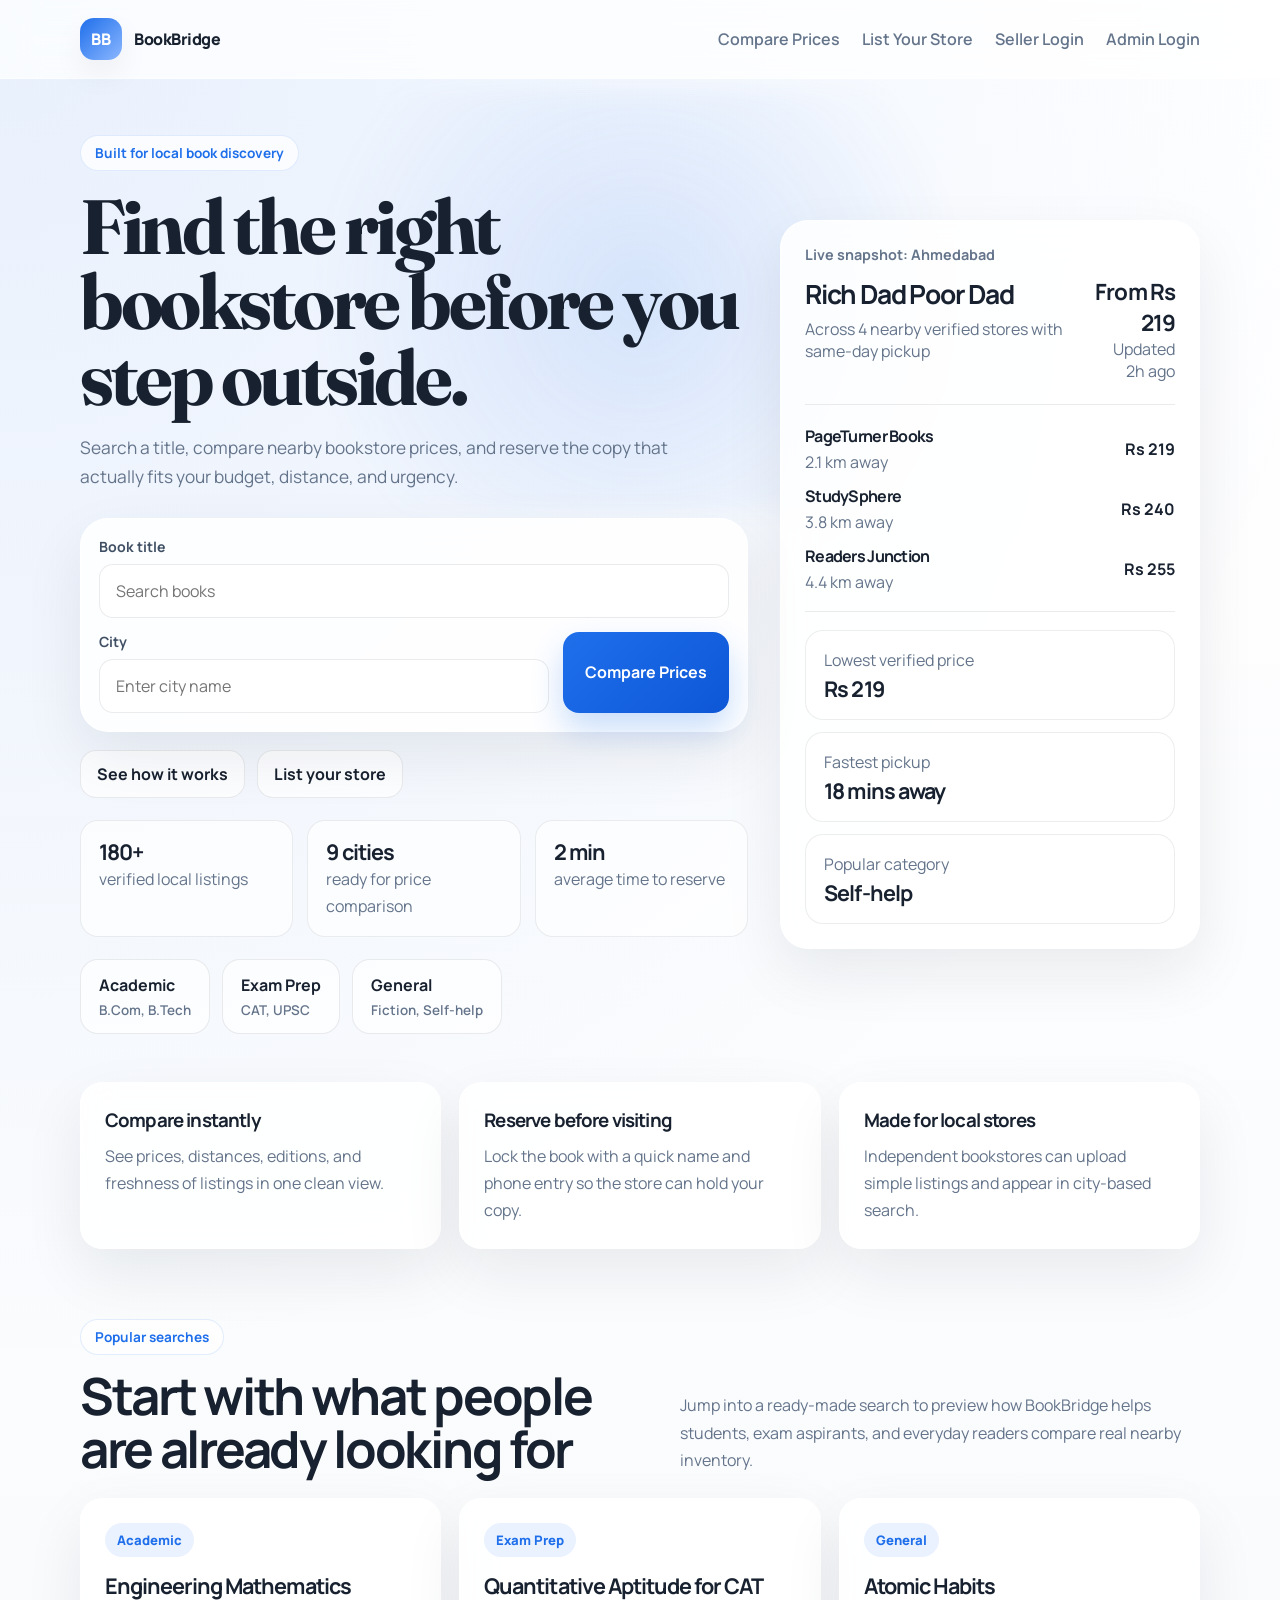
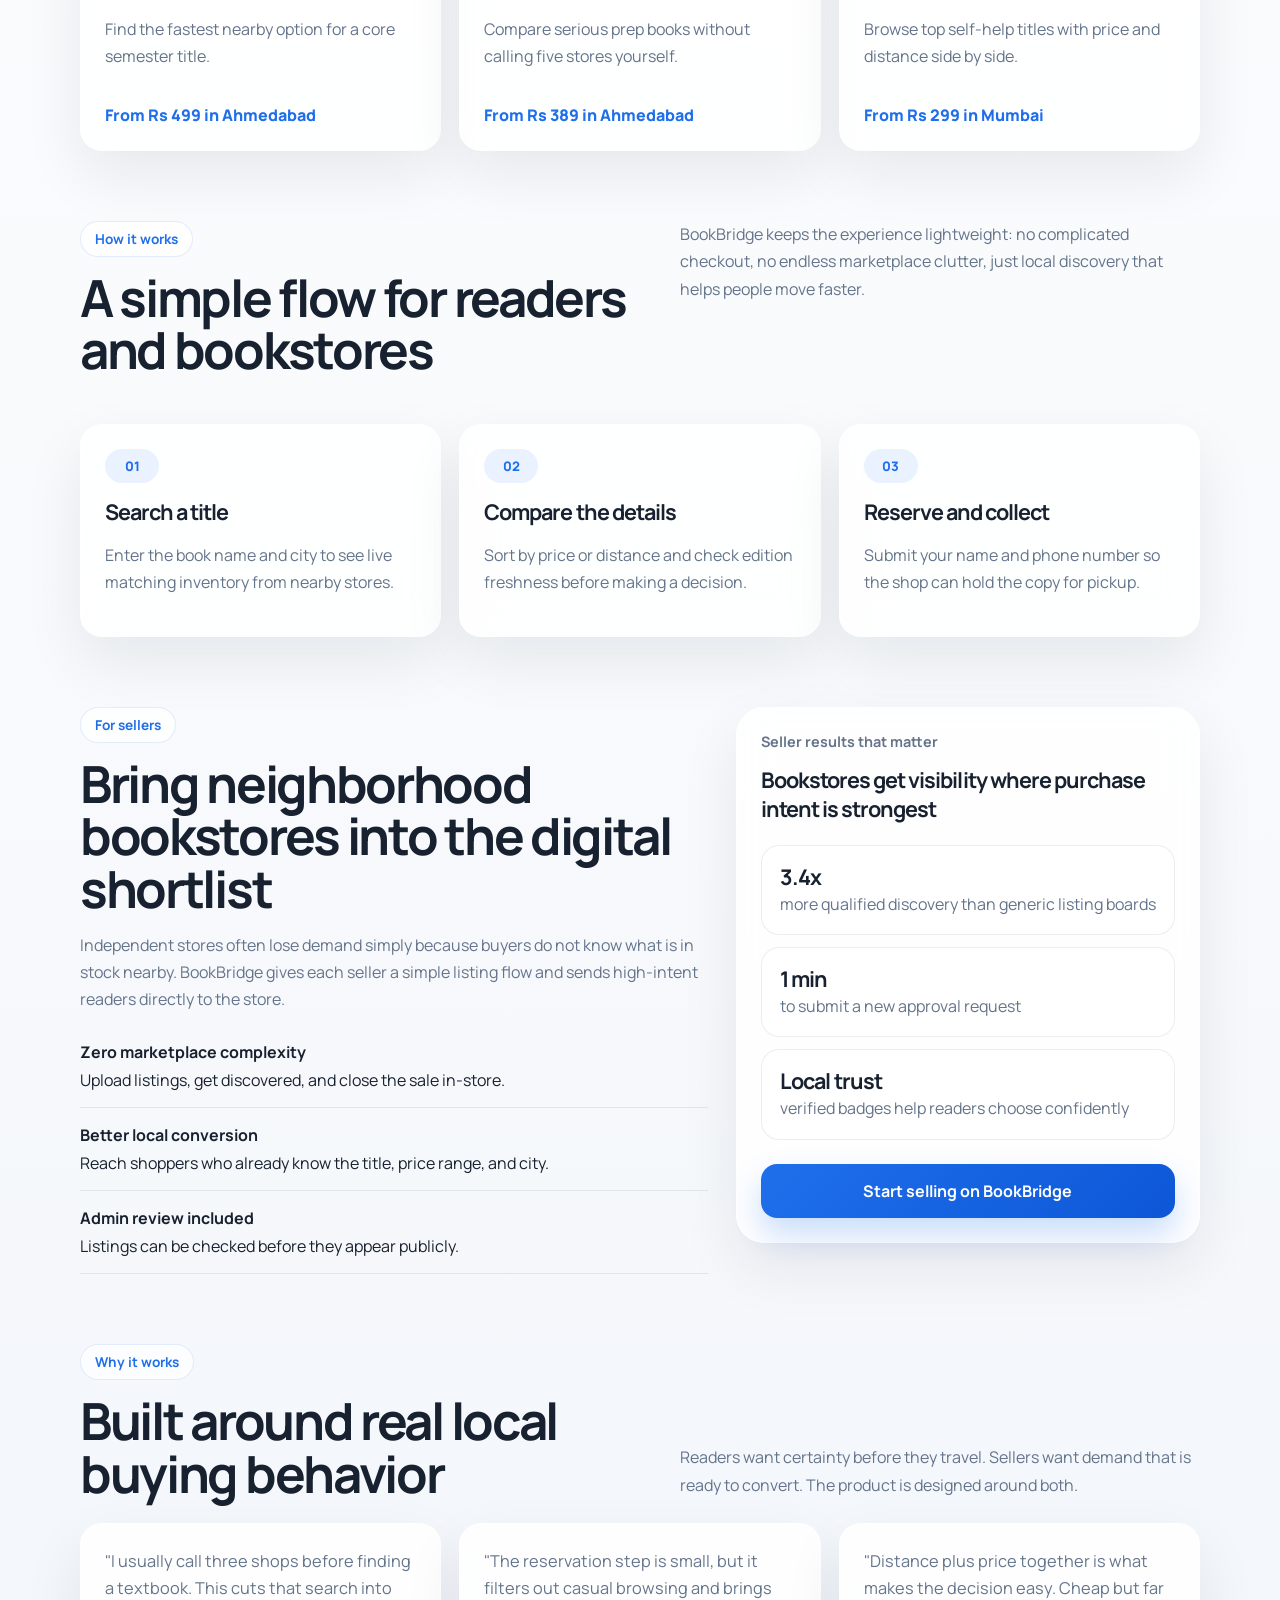
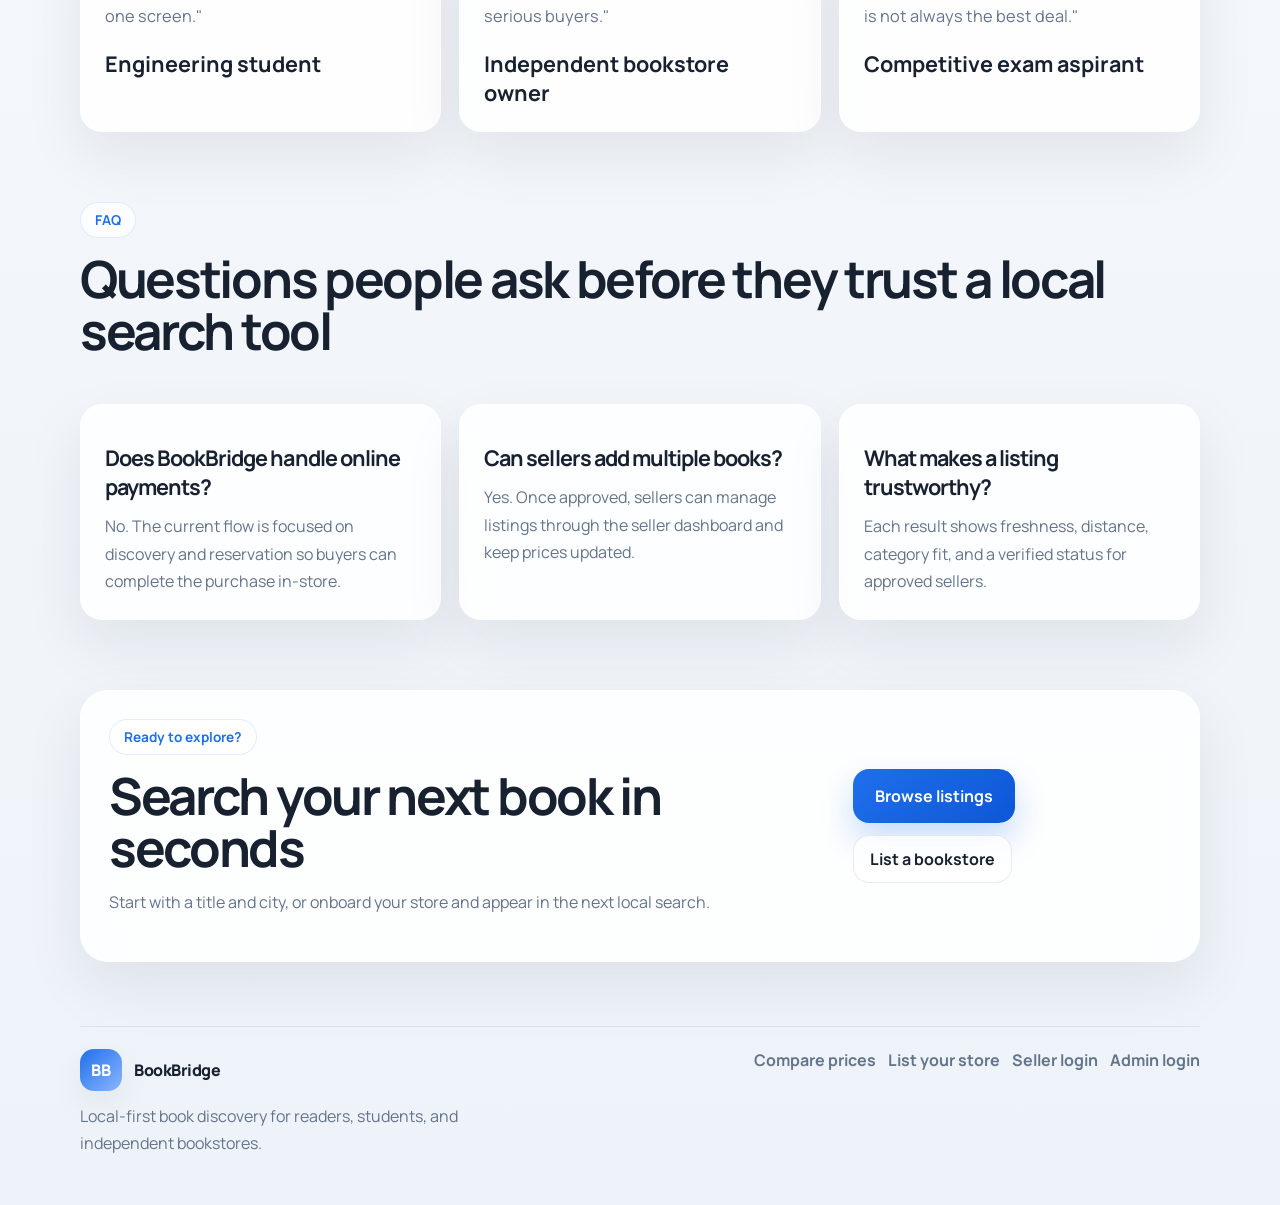
<file: index.html>
<!DOCTYPE html>
<html lang="en">
  <head>
    <meta charset="UTF-8" />
    <meta name="google-site-verification" content="3zgLZcNbPWFrI2JmCYcp4WwpuofnIDcCUfl41hrdmXc" />
    <meta name="viewport" content="width=device-width, initial-scale=1.0" />
    <title>BookBridge | Book Price Comparison &amp; Reservation</title>
    <meta
      name="description"
      content="Compare nearby bookstore prices, find the cheapest copy, and reserve your book before you visit."
    />
    <link rel="preconnect" href="https://fonts.googleapis.com" />
    <link rel="preconnect" href="https://fonts.gstatic.com" crossorigin />
    <link
      href="https://fonts.googleapis.com/css2?family=Fraunces:wght@600;700&amp;family=Manrope:wght@400;500;600;700;800&amp;display=swap"
      rel="stylesheet"
    />
    <link rel="stylesheet" href="styles.css" />
    <script src="script.js" defer></script>
  </head>
  <body data-page="home">
    <div class="page-shell">
      <header class="site-header">
        <div class="container nav-bar">
          <a class="brand" href="index.html">
            <span class="brand-mark">BB</span>
            <span>BookBridge</span>
          </a>

          <button class="nav-toggle" type="button" aria-expanded="false" aria-label="Toggle navigation">
            <span></span>
            <span></span>
            <span></span>
          </button>

          <nav class="site-nav">
            <a href="results.html">Compare Prices</a>
            <a href="list-store.html">List Your Store</a>
            <a href="seller-login.html" data-seller-nav-link>Seller Login</a>
            <a href="admin.html" data-admin-nav-link>Admin Login</a>
          </nav>
        </div>
      </header>

      <main>
        <section class="hero-section">
          <div class="hero-gradient"></div>
          <div class="container hero-grid">
            <div class="hero-copy">
              <span class="eyebrow">Built for local book discovery</span>
              <h1>Find the right bookstore before you step outside.</h1>
              <p class="hero-text">
                Search a title, compare nearby bookstore prices, and reserve the
                copy that actually fits your budget, distance, and urgency.
              </p>

              <form class="search-panel" id="homeSearchForm">
                <label class="search-field search-field-large">
                  <span class="field-label">Book title</span>
                  <input
                    type="text"
                    id="homeBookInput"
                    name="book"
                    placeholder="Search books"
                    value=""
                    required
                  />
                </label>

                <div class="search-row">
                  <label class="search-field">
                    <span class="field-label">City</span>
                    <input
                      type="text"
                      id="homeCityInput"
                      name="city"
                      placeholder="Enter city name"
                      value=""
                      required
                    />
                  </label>

                  <button class="primary-button" type="submit">
                    Compare Prices
                  </button>
                </div>
              </form>

              <div class="hero-actions">
                <a class="secondary-link" href="#how-it-works">See how it works</a>
                <a class="secondary-link" href="list-store.html">List your store</a>
              </div>

              <div class="hero-stats">
                <article>
                  <strong>180+</strong>
                  <span>verified local listings</span>
                </article>
                <article>
                  <strong>9 cities</strong>
                  <span>ready for price comparison</span>
                </article>
                <article>
                  <strong>2 min</strong>
                  <span>average time to reserve</span>
                </article>
              </div>

              <div class="category-strip">
                <button
                  class="category-pill"
                  type="button"
                  data-category-link="academic.html"
                >
                  Academic
                  <span>B.Com, B.Tech</span>
                </button>
                <button
                  class="category-pill"
                  type="button"
                  data-category-link="exam.html"
                >
                  Exam Prep
                  <span>CAT, UPSC</span>
                </button>
                <button
                  class="category-pill"
                  type="button"
                  data-category-link="general.html"
                >
                  General
                  <span>Fiction, Self-help</span>
                </button>
              </div>
            </div>

            <aside class="hero-card">
              <p class="hero-card-label">Live snapshot: Ahmedabad</p>
              <div class="hero-card-book">
                <div>
                  <h2>Rich Dad Poor Dad</h2>
                  <p>Across 4 nearby verified stores with same-day pickup</p>
                </div>
                <div class="hero-price">
                  <strong>From Rs 219</strong>
                  <span>Updated 2h ago</span>
                </div>
              </div>

              <div class="hero-store-list">
                <article>
                  <div>
                    <h3>PageTurner Books</h3>
                    <p>2.1 km away</p>
                  </div>
                  <strong>Rs 219</strong>
                </article>
                <article>
                  <div>
                    <h3>StudySphere</h3>
                    <p>3.8 km away</p>
                  </div>
                  <strong>Rs 240</strong>
                </article>
                <article>
                  <div>
                    <h3>Readers Junction</h3>
                    <p>4.4 km away</p>
                  </div>
                  <strong>Rs 255</strong>
                </article>
              </div>

              <div class="hero-highlight-panel">
                <article>
                  <span>Lowest verified price</span>
                  <strong>Rs 219</strong>
                </article>
                <article>
                  <span>Fastest pickup</span>
                  <strong>18 mins away</strong>
                </article>
                <article>
                  <span>Popular category</span>
                  <strong>Self-help</strong>
                </article>
              </div>
            </aside>
          </div>
        </section>

        <section class="trust-section">
          <div class="container trust-grid">
            <article class="trust-card">
              <h3>Compare instantly</h3>
              <p>See prices, distances, editions, and freshness of listings in one clean view.</p>
            </article>
            <article class="trust-card">
              <h3>Reserve before visiting</h3>
              <p>Lock the book with a quick name and phone entry so the store can hold your copy.</p>
            </article>
            <article class="trust-card">
              <h3>Made for local stores</h3>
              <p>Independent bookstores can upload simple listings and appear in city-based search.</p>
            </article>
          </div>
        </section>

        <section class="insight-section">
          <div class="container">
            <div class="section-heading">
              <div>
                <span class="eyebrow">Popular searches</span>
                <h2>Start with what people are already looking for</h2>
              </div>
              <p>
                Jump into a ready-made search to preview how BookBridge helps
                students, exam aspirants, and everyday readers compare real
                nearby inventory.
              </p>
            </div>

            <div class="insight-grid">
              <a class="insight-card" href="results.html?book=Engineering+Mathematics&amp;city=Ahmedabad&amp;sort=price">
                <span class="insight-tag">Academic</span>
                <h3>Engineering Mathematics</h3>
                <p>Find the fastest nearby option for a core semester title.</p>
                <strong>From Rs 499 in Ahmedabad</strong>
              </a>
              <a class="insight-card" href="results.html?book=Quantitative+Aptitude+for+CAT&amp;city=Ahmedabad&amp;sort=price">
                <span class="insight-tag">Exam Prep</span>
                <h3>Quantitative Aptitude for CAT</h3>
                <p>Compare serious prep books without calling five stores yourself.</p>
                <strong>From Rs 389 in Ahmedabad</strong>
              </a>
              <a class="insight-card" href="results.html?book=Atomic+Habits&amp;city=Mumbai&amp;sort=price">
                <span class="insight-tag">General</span>
                <h3>Atomic Habits</h3>
                <p>Browse top self-help titles with price and distance side by side.</p>
                <strong>From Rs 299 in Mumbai</strong>
              </a>
            </div>
          </div>
        </section>

        <section class="process-section" id="how-it-works">
          <div class="container process-grid">
            <div class="section-heading section-heading-compact">
              <div>
                <span class="eyebrow">How it works</span>
                <h2>A simple flow for readers and bookstores</h2>
              </div>
              <p>
                BookBridge keeps the experience lightweight: no complicated
                checkout, no endless marketplace clutter, just local discovery
                that helps people move faster.
              </p>
            </div>

            <div class="process-steps">
              <article class="process-card">
                <span class="process-number">01</span>
                <h3>Search a title</h3>
                <p>Enter the book name and city to see live matching inventory from nearby stores.</p>
              </article>
              <article class="process-card">
                <span class="process-number">02</span>
                <h3>Compare the details</h3>
                <p>Sort by price or distance and check edition freshness before making a decision.</p>
              </article>
              <article class="process-card">
                <span class="process-number">03</span>
                <h3>Reserve and collect</h3>
                <p>Submit your name and phone number so the shop can hold the copy for pickup.</p>
              </article>
            </div>
          </div>
        </section>

        <section class="audience-section" id="for-sellers">
          <div class="container audience-grid">
            <div class="audience-copy">
              <span class="eyebrow">For sellers</span>
              <h2>Bring neighborhood bookstores into the digital shortlist</h2>
              <p>
                Independent stores often lose demand simply because buyers do
                not know what is in stock nearby. BookBridge gives each seller a
                simple listing flow and sends high-intent readers directly to
                the store.
              </p>

              <div class="audience-points">
                <article>
                  <strong>Zero marketplace complexity</strong>
                  <span>Upload listings, get discovered, and close the sale in-store.</span>
                </article>
                <article>
                  <strong>Better local conversion</strong>
                  <span>Reach shoppers who already know the title, price range, and city.</span>
                </article>
                <article>
                  <strong>Admin review included</strong>
                  <span>Listings can be checked before they appear publicly.</span>
                </article>
              </div>
            </div>

            <div class="audience-panel">
              <div class="audience-panel-top">
                <p class="hero-card-label">Seller results that matter</p>
                <h3>Bookstores get visibility where purchase intent is strongest</h3>
              </div>

              <div class="audience-metrics">
                <article>
                  <strong>3.4x</strong>
                  <span>more qualified discovery than generic listing boards</span>
                </article>
                <article>
                  <strong>1 min</strong>
                  <span>to submit a new approval request</span>
                </article>
                <article>
                  <strong>Local trust</strong>
                  <span>verified badges help readers choose confidently</span>
                </article>
              </div>

              <a class="primary-button full-width" href="list-store.html">Start selling on BookBridge</a>
            </div>
          </div>
        </section>

        <section class="testimonial-section">
          <div class="container">
            <div class="section-heading">
              <div>
                <span class="eyebrow">Why it works</span>
                <h2>Built around real local buying behavior</h2>
              </div>
              <p>
                Readers want certainty before they travel. Sellers want demand
                that is ready to convert. The product is designed around both.
              </p>
            </div>

            <div class="testimonial-grid">
              <article class="testimonial-card">
                <p>
                  "I usually call three shops before finding a textbook. This
                  cuts that search into one screen."
                </p>
                <strong>Engineering student</strong>
              </article>
              <article class="testimonial-card">
                <p>
                  "The reservation step is small, but it filters out casual
                  browsing and brings serious buyers."
                </p>
                <strong>Independent bookstore owner</strong>
              </article>
              <article class="testimonial-card">
                <p>
                  "Distance plus price together is what makes the decision easy.
                  Cheap but far is not always the best deal."
                </p>
                <strong>Competitive exam aspirant</strong>
              </article>
            </div>
          </div>
        </section>

        <section class="faq-section">
          <div class="container faq-grid">
            <div class="section-heading section-heading-compact">
              <div>
                <span class="eyebrow">FAQ</span>
                <h2>Questions people ask before they trust a local search tool</h2>
              </div>
            </div>

            <div class="faq-list">
              <article class="faq-card">
                <h3>Does BookBridge handle online payments?</h3>
                <p>No. The current flow is focused on discovery and reservation so buyers can complete the purchase in-store.</p>
              </article>
              <article class="faq-card">
                <h3>Can sellers add multiple books?</h3>
                <p>Yes. Once approved, sellers can manage listings through the seller dashboard and keep prices updated.</p>
              </article>
              <article class="faq-card">
                <h3>What makes a listing trustworthy?</h3>
                <p>Each result shows freshness, distance, category fit, and a verified status for approved sellers.</p>
              </article>
            </div>
          </div>
        </section>

        <section class="cta-section">
          <div class="container cta-banner">
            <div>
              <span class="eyebrow">Ready to explore?</span>
              <h2>Search your next book in seconds</h2>
              <p>Start with a title and city, or onboard your store and appear in the next local search.</p>
            </div>
            <div class="cta-actions">
              <a class="primary-button" href="results.html">Browse listings</a>
              <a class="secondary-link" href="list-store.html">List a bookstore</a>
            </div>
          </div>
        </section>

        <footer class="site-footer">
          <div class="container footer-grid">
            <div>
              <a class="brand footer-brand" href="index.html">
                <span class="brand-mark">BB</span>
                <span>BookBridge</span>
              </a>
              <p class="footer-copy">
                Local-first book discovery for readers, students, and independent bookstores.
              </p>
            </div>
            <div class="footer-links">
              <a href="results.html">Compare prices</a>
              <a href="list-store.html">List your store</a>
              <a href="seller-login.html">Seller login</a>
              <a href="admin.html">Admin login</a>
            </div>
          </div>
        </footer>
      </main>
    </div>
  </body>
</html>
</file>
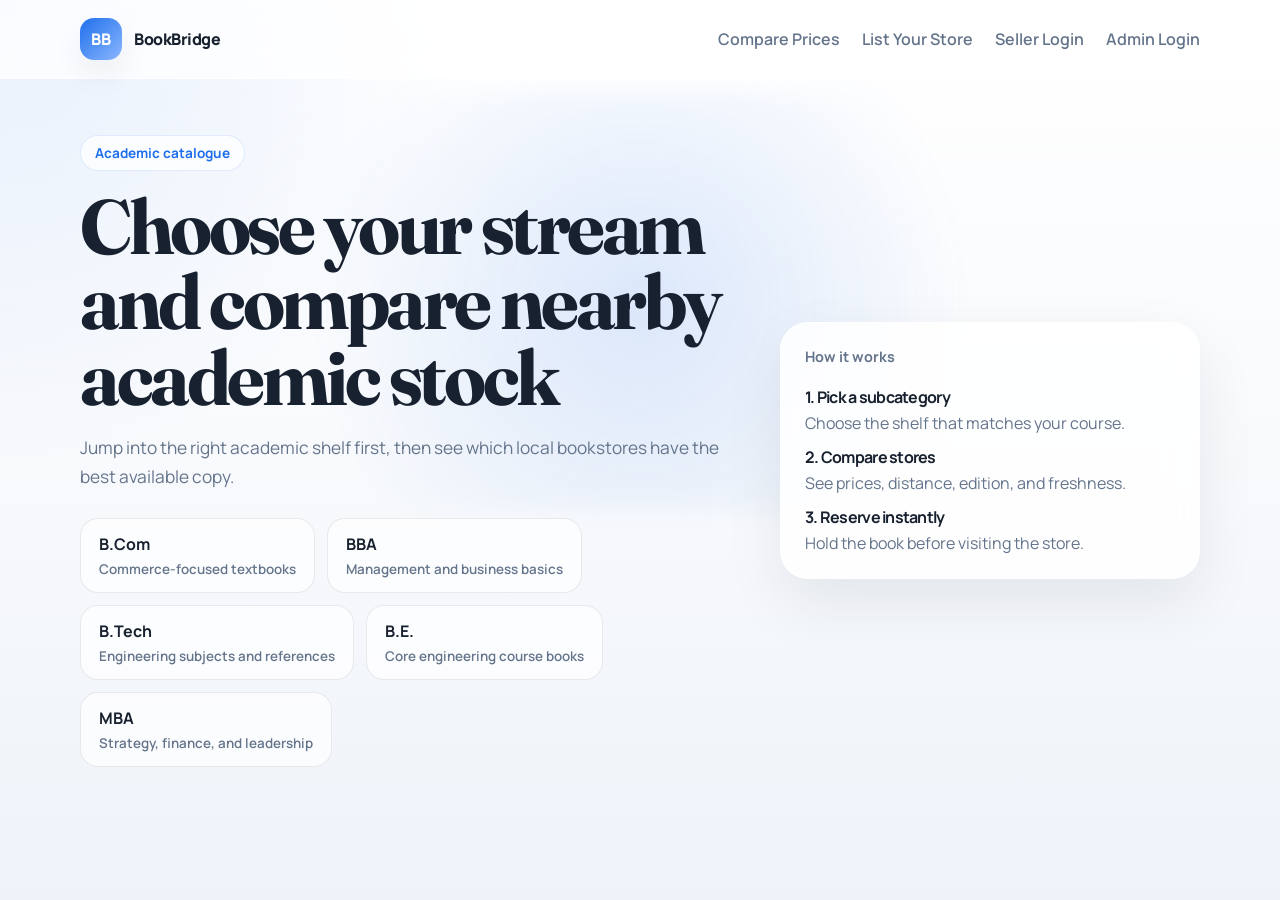
<file: academic.html>
<!DOCTYPE html>
<html lang="en">
  <head>
    <meta charset="UTF-8" />
    <meta name="viewport" content="width=device-width, initial-scale=1.0" />
    <title>Academic Books | BookBridge</title>
    <meta
      name="description"
      content="Browse academic book subcategories and compare nearby bookstore prices."
    />
    <link rel="preconnect" href="https://fonts.googleapis.com" />
    <link rel="preconnect" href="https://fonts.gstatic.com" crossorigin />
    <link
      href="https://fonts.googleapis.com/css2?family=Fraunces:wght@600;700&family=Manrope:wght@400;500;600;700;800&display=swap"
      rel="stylesheet"
    />
    <link rel="stylesheet" href="styles.css" />
    <script src="script.js" defer></script>
  </head>
  <body>
    <div class="page-shell">
      <header class="site-header">
        <div class="container nav-bar">
          <a class="brand" href="index.html">
            <span class="brand-mark">BB</span>
            <span>BookBridge</span>
          </a>

          <button class="nav-toggle" type="button" aria-expanded="false" aria-label="Toggle navigation">
            <span></span>
            <span></span>
            <span></span>
          </button>

          <nav class="site-nav">
            <a href="results.html">Compare Prices</a>
            <a href="list-store.html">List Your Store</a>
            <a href="seller-login.html" data-seller-nav-link>Seller Login</a>
            <a href="admin.html" data-admin-nav-link>Admin Login</a>
          </nav>
        </div>
      </header>

      <main>
        <section class="hero-section">
          <div class="hero-gradient"></div>
          <div class="container hero-grid">
            <div class="hero-copy">
              <span class="eyebrow">Academic catalogue</span>
              <h1>Choose your stream and compare nearby academic stock</h1>
              <p class="hero-text">
                Jump into the right academic shelf first, then see which local
                bookstores have the best available copy.
              </p>

              <div class="category-strip">
                <a class="category-pill" href="results.html?category=Academic&subcategory=B.Com">
                  B.Com
                  <span>Commerce-focused textbooks</span>
                </a>
                <a class="category-pill" href="results.html?category=Academic&subcategory=BBA">
                  BBA
                  <span>Management and business basics</span>
                </a>
                <a class="category-pill" href="results.html?category=Academic&subcategory=B.Tech">
                  B.Tech
                  <span>Engineering subjects and references</span>
                </a>
                <a class="category-pill" href="results.html?category=Academic&subcategory=B.E.">
                  B.E.
                  <span>Core engineering course books</span>
                </a>
                <a class="category-pill" href="results.html?category=Academic&subcategory=MBA">
                  MBA
                  <span>Strategy, finance, and leadership</span>
                </a>
              </div>
            </div>

            <aside class="hero-card">
              <p class="hero-card-label">How it works</p>
              <div class="hero-store-list">
                <article>
                  <div>
                    <h3>1. Pick a subcategory</h3>
                    <p>Choose the shelf that matches your course.</p>
                  </div>
                </article>
                <article>
                  <div>
                    <h3>2. Compare stores</h3>
                    <p>See prices, distance, edition, and freshness.</p>
                  </div>
                </article>
                <article>
                  <div>
                    <h3>3. Reserve instantly</h3>
                    <p>Hold the book before visiting the store.</p>
                  </div>
                </article>
              </div>
            </aside>
          </div>
        </section>
      </main>
    </div>
  </body>
</html>
</file>
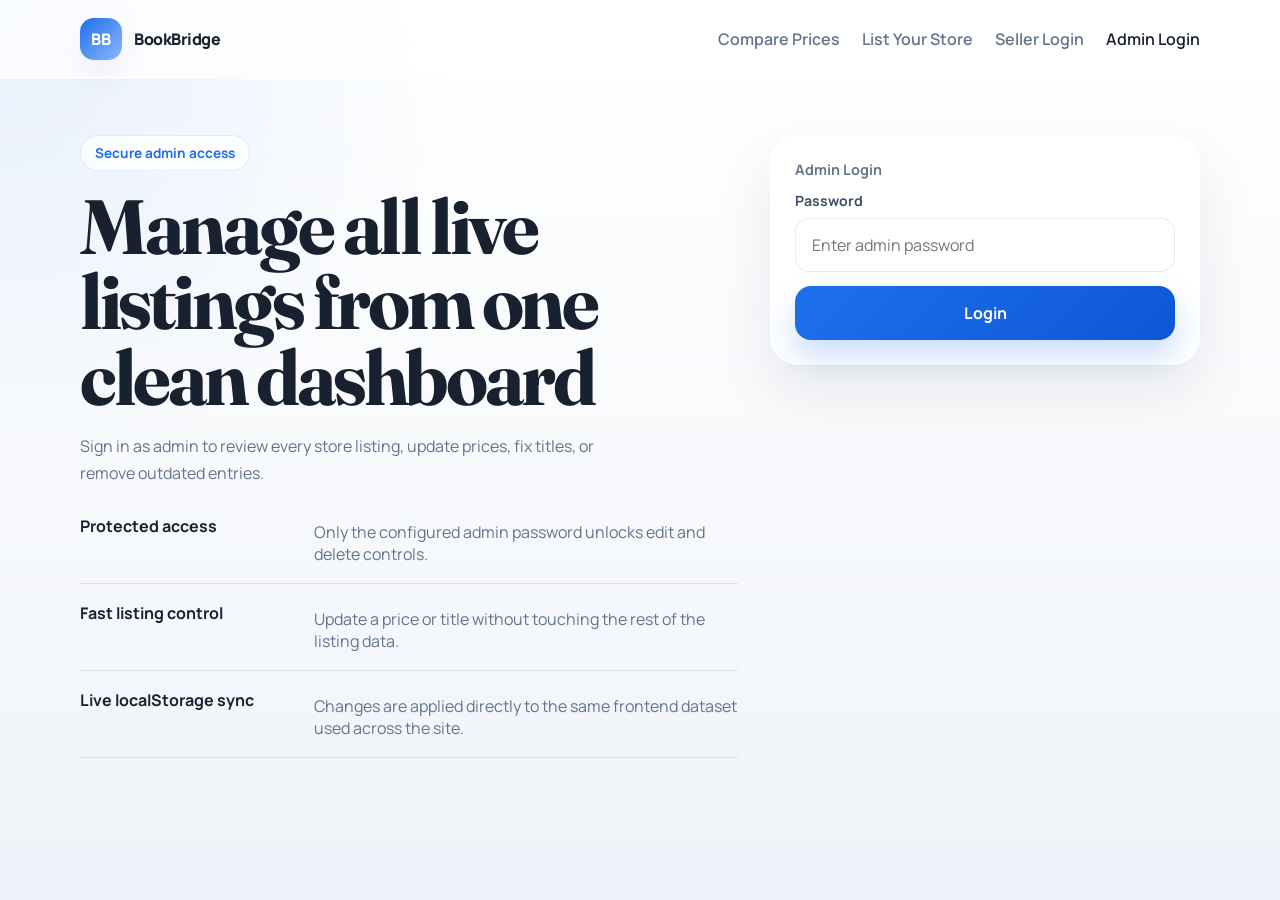
<file: admin.html>
<!DOCTYPE html>
<html lang="en">
  <head>
    <meta charset="UTF-8" />
    <meta name="viewport" content="width=device-width, initial-scale=1.0" />
    <title>Admin Panel | BookBridge</title>
    <meta
      name="description"
      content="Admin access for managing BookBridge store listings."
    />
    <link rel="preconnect" href="https://fonts.googleapis.com" />
    <link rel="preconnect" href="https://fonts.gstatic.com" crossorigin />
    <link
      href="https://fonts.googleapis.com/css2?family=Fraunces:wght@600;700&family=Manrope:wght@400;500;600;700;800&display=swap"
      rel="stylesheet"
    />
    <link rel="stylesheet" href="styles.css" />
    <script src="script.js" defer></script>
  </head>
  <body data-page="admin">
    <div class="page-shell">
      <header class="site-header">
        <div class="container nav-bar">
          <a class="brand" href="index.html">
            <span class="brand-mark">BB</span>
            <span>BookBridge</span>
          </a>

          <button class="nav-toggle" type="button" aria-expanded="false" aria-label="Toggle navigation">
            <span></span>
            <span></span>
            <span></span>
          </button>

          <nav class="site-nav">
            <a href="results.html">Compare Prices</a>
            <a href="list-store.html">List Your Store</a>
            <a href="seller-login.html" data-seller-nav-link>Seller Login</a>
            <a class="is-current" href="admin.html" data-admin-nav-link>Admin Login</a>
          </nav>
        </div>
      </header>

      <main class="seller-main">
        <section class="seller-hero">
          <div class="container admin-layout">
            <div class="seller-copy">
              <span class="eyebrow">Secure admin access</span>
              <h1>Manage all live listings from one clean dashboard</h1>
              <p>
                Sign in as admin to review every store listing, update prices,
                fix titles, or remove outdated entries.
              </p>

              <div class="seller-points">
                <article>
                  <strong>Protected access</strong>
                  <span>Only the configured admin password unlocks edit and delete controls.</span>
                </article>
                <article>
                  <strong>Fast listing control</strong>
                  <span>Update a price or title without touching the rest of the listing data.</span>
                </article>
                <article>
                  <strong>Live localStorage sync</strong>
                  <span>Changes are applied directly to the same frontend dataset used across the site.</span>
                </article>
              </div>
            </div>

            <div class="seller-card admin-auth-card" id="adminLoginCard">
              <p class="hero-card-label">Admin Login</p>
              <div class="success-banner" id="adminError" hidden></div>

              <form id="adminLoginForm">
                <label class="search-field">
                  <span class="field-label">Password</span>
                  <input
                    type="password"
                    id="adminPassword"
                    required
                    placeholder="Enter admin password"
                  />
                </label>

                <button class="primary-button full-width" type="submit">Login</button>
              </form>
            </div>
          </div>

          <div class="container admin-panel-wrap" id="adminPanelSection" hidden>
            <div class="admin-panel-header">
              <div>
                <span class="eyebrow">Admin panel</span>
                <h2>All listings</h2>
                <p class="hero-text admin-panel-text">
                  Review, edit, or delete any listing currently stored in the MVP.
                </p>
              </div>
              <div class="admin-panel-actions">
                <span class="summary-stat" id="adminListingCount">0 listings</span>
                <button class="secondary-link" type="button" id="adminLogoutButton">Logout</button>
              </div>
            </div>

            <div class="results-grid" id="adminListingsGrid"></div>
          </div>

          <div class="container admin-panel-wrap" id="adminPendingSection" hidden>
            <div class="admin-panel-header">
              <div>
                <span class="eyebrow">Pending approvals</span>
                <h2>Seller requests</h2>
                <p class="hero-text admin-panel-text">
                  Approve requests to publish them live, or reject them to remove
                  them from the queue.
                </p>
              </div>
              <div class="admin-panel-actions">
                <span class="summary-stat" id="adminPendingCount">0 requests</span>
              </div>
            </div>

            <div class="results-grid" id="adminPendingGrid"></div>
          </div>
        </section>
      </main>
    </div>

    <div class="modal-backdrop" id="adminEditModal" hidden>
      <div class="modal-card">
        <button class="modal-close" type="button" id="closeAdminEditModal" aria-label="Close">
          ×
        </button>
        <p class="eyebrow">Edit listing</p>
        <h2>Update listing details</h2>
        <p class="modal-subtext">Only the book name and price can be modified from this panel.</p>

        <div class="success-banner" id="adminEditError" hidden></div>

        <form id="adminEditForm">
          <input type="hidden" id="adminEditListingId" />

          <label class="search-field">
            <span class="field-label">Book name</span>
            <input type="text" id="adminEditBookName" required placeholder="Enter book name" />
          </label>

          <label class="search-field">
            <span class="field-label">Price</span>
            <input type="number" id="adminEditPrice" min="1" required placeholder="Enter price" />
          </label>

          <button class="primary-button full-width" type="submit">Save Changes</button>
        </form>
      </div>
    </div>
  </body>
</html>
</file>
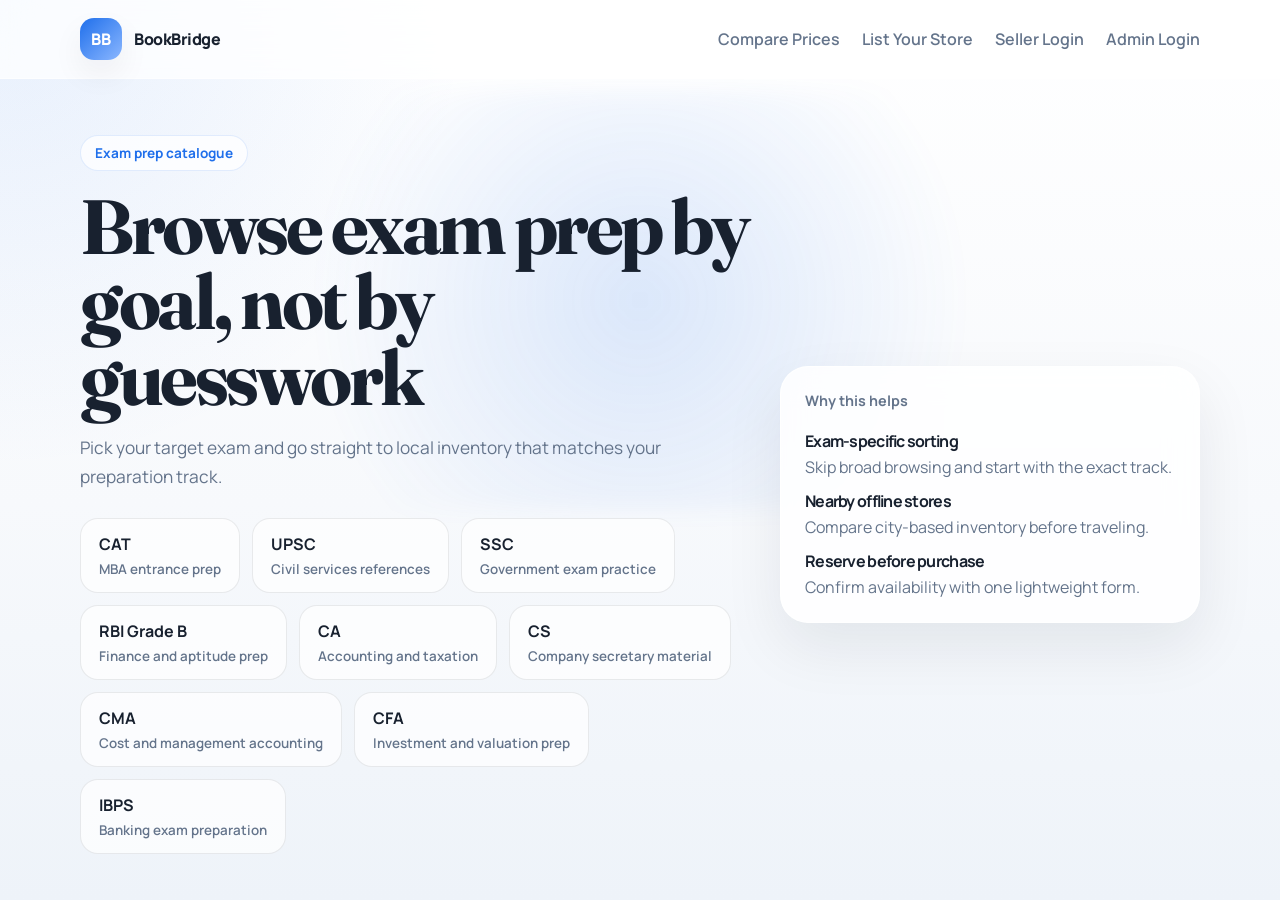
<file: exam.html>
<!DOCTYPE html>
<html lang="en">
  <head>
    <meta charset="UTF-8" />
    <meta name="viewport" content="width=device-width, initial-scale=1.0" />
    <title>Exam Prep Books | BookBridge</title>
    <meta
      name="description"
      content="Browse exam preparation book subcategories and compare nearby bookstore prices."
    />
    <link rel="preconnect" href="https://fonts.googleapis.com" />
    <link rel="preconnect" href="https://fonts.gstatic.com" crossorigin />
    <link
      href="https://fonts.googleapis.com/css2?family=Fraunces:wght@600;700&family=Manrope:wght@400;500;600;700;800&display=swap"
      rel="stylesheet"
    />
    <link rel="stylesheet" href="styles.css" />
    <script src="script.js" defer></script>
  </head>
  <body>
    <div class="page-shell">
      <header class="site-header">
        <div class="container nav-bar">
          <a class="brand" href="index.html">
            <span class="brand-mark">BB</span>
            <span>BookBridge</span>
          </a>

          <button class="nav-toggle" type="button" aria-expanded="false" aria-label="Toggle navigation">
            <span></span>
            <span></span>
            <span></span>
          </button>

          <nav class="site-nav">
            <a href="results.html">Compare Prices</a>
            <a href="list-store.html">List Your Store</a>
            <a href="seller-login.html" data-seller-nav-link>Seller Login</a>
            <a href="admin.html" data-admin-nav-link>Admin Login</a>
          </nav>
        </div>
      </header>

      <main>
        <section class="hero-section">
          <div class="hero-gradient"></div>
          <div class="container hero-grid">
            <div class="hero-copy">
              <span class="eyebrow">Exam prep catalogue</span>
              <h1>Browse exam prep by goal, not by guesswork</h1>
              <p class="hero-text">
                Pick your target exam and go straight to local inventory that
                matches your preparation track.
              </p>

              <div class="category-strip">
                <a class="category-pill" href="results.html?category=Exam%20Prep&subcategory=CAT">
                  CAT
                  <span>MBA entrance prep</span>
                </a>
                <a class="category-pill" href="results.html?category=Exam%20Prep&subcategory=UPSC">
                  UPSC
                  <span>Civil services references</span>
                </a>
                <a class="category-pill" href="results.html?category=Exam%20Prep&subcategory=SSC">
                  SSC
                  <span>Government exam practice</span>
                </a>
                <a class="category-pill" href="results.html?category=Exam%20Prep&subcategory=RBI%20Grade%20B">
                  RBI Grade B
                  <span>Finance and aptitude prep</span>
                </a>
                <a class="category-pill" href="results.html?category=Exam%20Prep&subcategory=CA">
                  CA
                  <span>Accounting and taxation</span>
                </a>
                <a class="category-pill" href="results.html?category=Exam%20Prep&subcategory=CS">
                  CS
                  <span>Company secretary material</span>
                </a>
                <a class="category-pill" href="results.html?category=Exam%20Prep&subcategory=CMA">
                  CMA
                  <span>Cost and management accounting</span>
                </a>
                <a class="category-pill" href="results.html?category=Exam%20Prep&subcategory=CFA">
                  CFA
                  <span>Investment and valuation prep</span>
                </a>
                <a class="category-pill" href="results.html?category=Exam%20Prep&subcategory=IBPS">
                  IBPS
                  <span>Banking exam preparation</span>
                </a>
              </div>
            </div>

            <aside class="hero-card">
              <p class="hero-card-label">Why this helps</p>
              <div class="hero-store-list">
                <article>
                  <div>
                    <h3>Exam-specific sorting</h3>
                    <p>Skip broad browsing and start with the exact track.</p>
                  </div>
                </article>
                <article>
                  <div>
                    <h3>Nearby offline stores</h3>
                    <p>Compare city-based inventory before traveling.</p>
                  </div>
                </article>
                <article>
                  <div>
                    <h3>Reserve before purchase</h3>
                    <p>Confirm availability with one lightweight form.</p>
                  </div>
                </article>
              </div>
            </aside>
          </div>
        </section>
      </main>
    </div>
  </body>
</html>
</file>
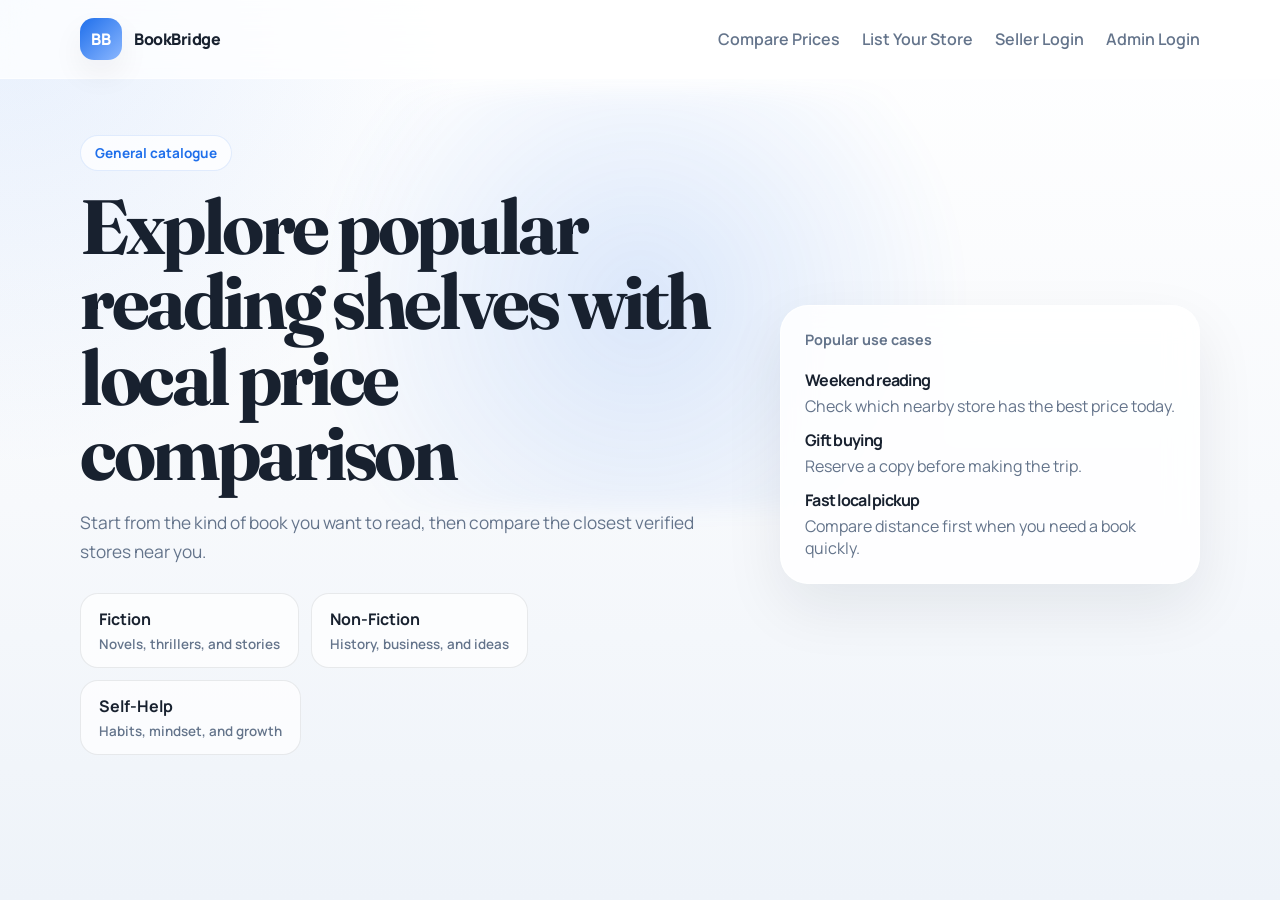
<file: general.html>
<!DOCTYPE html>
<html lang="en">
  <head>
    <meta charset="UTF-8" />
    <meta name="viewport" content="width=device-width, initial-scale=1.0" />
    <title>General Books | BookBridge</title>
    <meta
      name="description"
      content="Browse general book subcategories and compare nearby bookstore prices."
    />
    <link rel="preconnect" href="https://fonts.googleapis.com" />
    <link rel="preconnect" href="https://fonts.gstatic.com" crossorigin />
    <link
      href="https://fonts.googleapis.com/css2?family=Fraunces:wght@600;700&family=Manrope:wght@400;500;600;700;800&display=swap"
      rel="stylesheet"
    />
    <link rel="stylesheet" href="styles.css" />
    <script src="script.js" defer></script>
  </head>
  <body>
    <div class="page-shell">
      <header class="site-header">
        <div class="container nav-bar">
          <a class="brand" href="index.html">
            <span class="brand-mark">BB</span>
            <span>BookBridge</span>
          </a>

          <button class="nav-toggle" type="button" aria-expanded="false" aria-label="Toggle navigation">
            <span></span>
            <span></span>
            <span></span>
          </button>

          <nav class="site-nav">
            <a href="results.html">Compare Prices</a>
            <a href="list-store.html">List Your Store</a>
            <a href="seller-login.html" data-seller-nav-link>Seller Login</a>
            <a href="admin.html" data-admin-nav-link>Admin Login</a>
          </nav>
        </div>
      </header>

      <main>
        <section class="hero-section">
          <div class="hero-gradient"></div>
          <div class="container hero-grid">
            <div class="hero-copy">
              <span class="eyebrow">General catalogue</span>
              <h1>Explore popular reading shelves with local price comparison</h1>
              <p class="hero-text">
                Start from the kind of book you want to read, then compare the
                closest verified stores near you.
              </p>

              <div class="category-strip">
                <a class="category-pill" href="results.html?category=General&subcategory=Fiction">
                  Fiction
                  <span>Novels, thrillers, and stories</span>
                </a>
                <a class="category-pill" href="results.html?category=General&subcategory=Non-Fiction">
                  Non-Fiction
                  <span>History, business, and ideas</span>
                </a>
                <a class="category-pill" href="results.html?category=General&subcategory=Self-Help">
                  Self-Help
                  <span>Habits, mindset, and growth</span>
                </a>
              </div>
            </div>

            <aside class="hero-card">
              <p class="hero-card-label">Popular use cases</p>
              <div class="hero-store-list">
                <article>
                  <div>
                    <h3>Weekend reading</h3>
                    <p>Check which nearby store has the best price today.</p>
                  </div>
                </article>
                <article>
                  <div>
                    <h3>Gift buying</h3>
                    <p>Reserve a copy before making the trip.</p>
                  </div>
                </article>
                <article>
                  <div>
                    <h3>Fast local pickup</h3>
                    <p>Compare distance first when you need a book quickly.</p>
                  </div>
                </article>
              </div>
            </aside>
          </div>
        </section>
      </main>
    </div>
  </body>
</html>
</file>
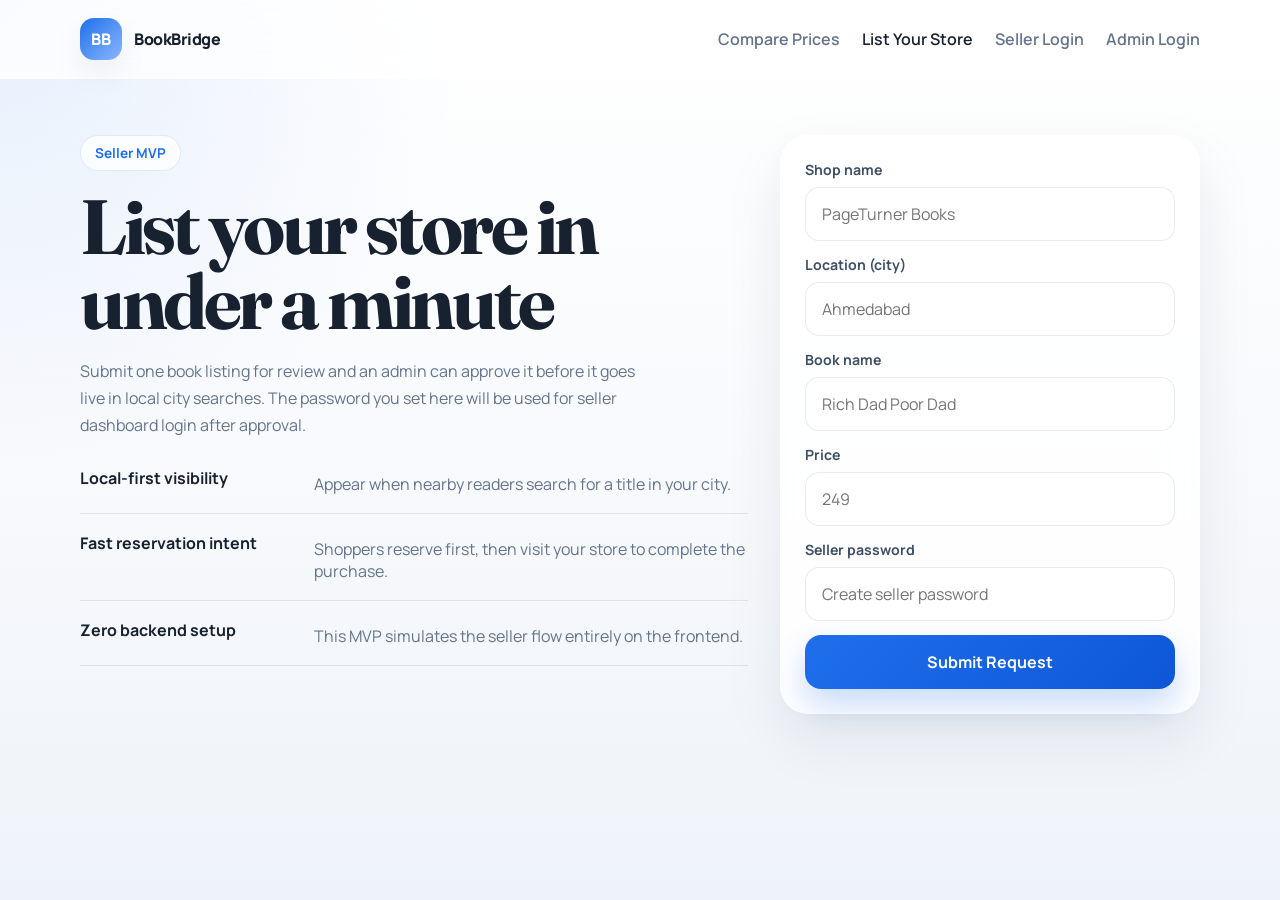
<file: list-store.html>
<!DOCTYPE html>
<html lang="en">
  <head>
    <meta charset="UTF-8" />
    <meta name="viewport" content="width=device-width, initial-scale=1.0" />
    <title>List Your Store | BookBridge</title>
    <meta
      name="description"
      content="Add your bookstore listing and appear in local book price comparison results."
    />
    <link rel="preconnect" href="https://fonts.googleapis.com" />
    <link rel="preconnect" href="https://fonts.gstatic.com" crossorigin />
    <link
      href="https://fonts.googleapis.com/css2?family=Fraunces:wght@600;700&family=Manrope:wght@400;500;600;700;800&display=swap"
      rel="stylesheet"
    />
    <link rel="stylesheet" href="styles.css" />
    <script src="script.js" defer></script>
  </head>
  <body data-page="seller">
    <div class="page-shell">
      <header class="site-header">
        <div class="container nav-bar">
          <a class="brand" href="index.html">
            <span class="brand-mark">BB</span>
            <span>BookBridge</span>
          </a>

          <button class="nav-toggle" type="button" aria-expanded="false" aria-label="Toggle navigation">
            <span></span>
            <span></span>
            <span></span>
          </button>

          <nav class="site-nav">
            <a href="results.html">Compare Prices</a>
            <a class="is-current" href="list-store.html">List Your Store</a>
            <a href="seller-login.html" data-seller-nav-link>Seller Login</a>
            <a href="admin.html" data-admin-nav-link>Admin Login</a>
          </nav>
        </div>
      </header>

      <main class="seller-main">
        <section class="seller-hero">
          <div class="container seller-layout">
            <div class="seller-copy">
              <span class="eyebrow">Seller MVP</span>
              <h1>List your store in under a minute</h1>
              <p>
                Submit one book listing for review and an admin can approve it
                before it goes live in local city searches. The password you set
                here will be used for seller dashboard login after approval.
              </p>

              <div class="seller-points">
                <article>
                  <strong>Local-first visibility</strong>
                  <span>Appear when nearby readers search for a title in your city.</span>
                </article>
                <article>
                  <strong>Fast reservation intent</strong>
                  <span>Shoppers reserve first, then visit your store to complete the purchase.</span>
                </article>
                <article>
                  <strong>Zero backend setup</strong>
                  <span>This MVP simulates the seller flow entirely on the frontend.</span>
                </article>
              </div>
            </div>

            <div class="seller-card">
              <div class="success-banner" id="sellerSuccess" hidden>
                Your request has been sent for approval
              </div>

              <form id="sellerForm">
                <label class="search-field">
                  <span class="field-label">Shop name</span>
                  <input type="text" id="shopName" required placeholder="PageTurner Books" />
                </label>

                <label class="search-field">
                  <span class="field-label">Location (city)</span>
                  <input type="text" id="shopCity" required placeholder="Ahmedabad" />
                </label>

                <label class="search-field">
                  <span class="field-label">Book name</span>
                  <input type="text" id="bookName" required placeholder="Rich Dad Poor Dad" />
                </label>

                <label class="search-field">
                  <span class="field-label">Price</span>
                  <input type="number" id="bookPrice" min="1" required placeholder="249" />
                </label>

                <label class="search-field">
                  <span class="field-label">Seller password</span>
                  <input
                    type="password"
                    id="sellerPassword"
                    required
                    placeholder="Create seller password"
                  />
                </label>

                <button class="primary-button full-width" type="submit">Submit Request</button>
              </form>
            </div>
          </div>
        </section>
      </main>
    </div>
  </body>
</html>
</file>
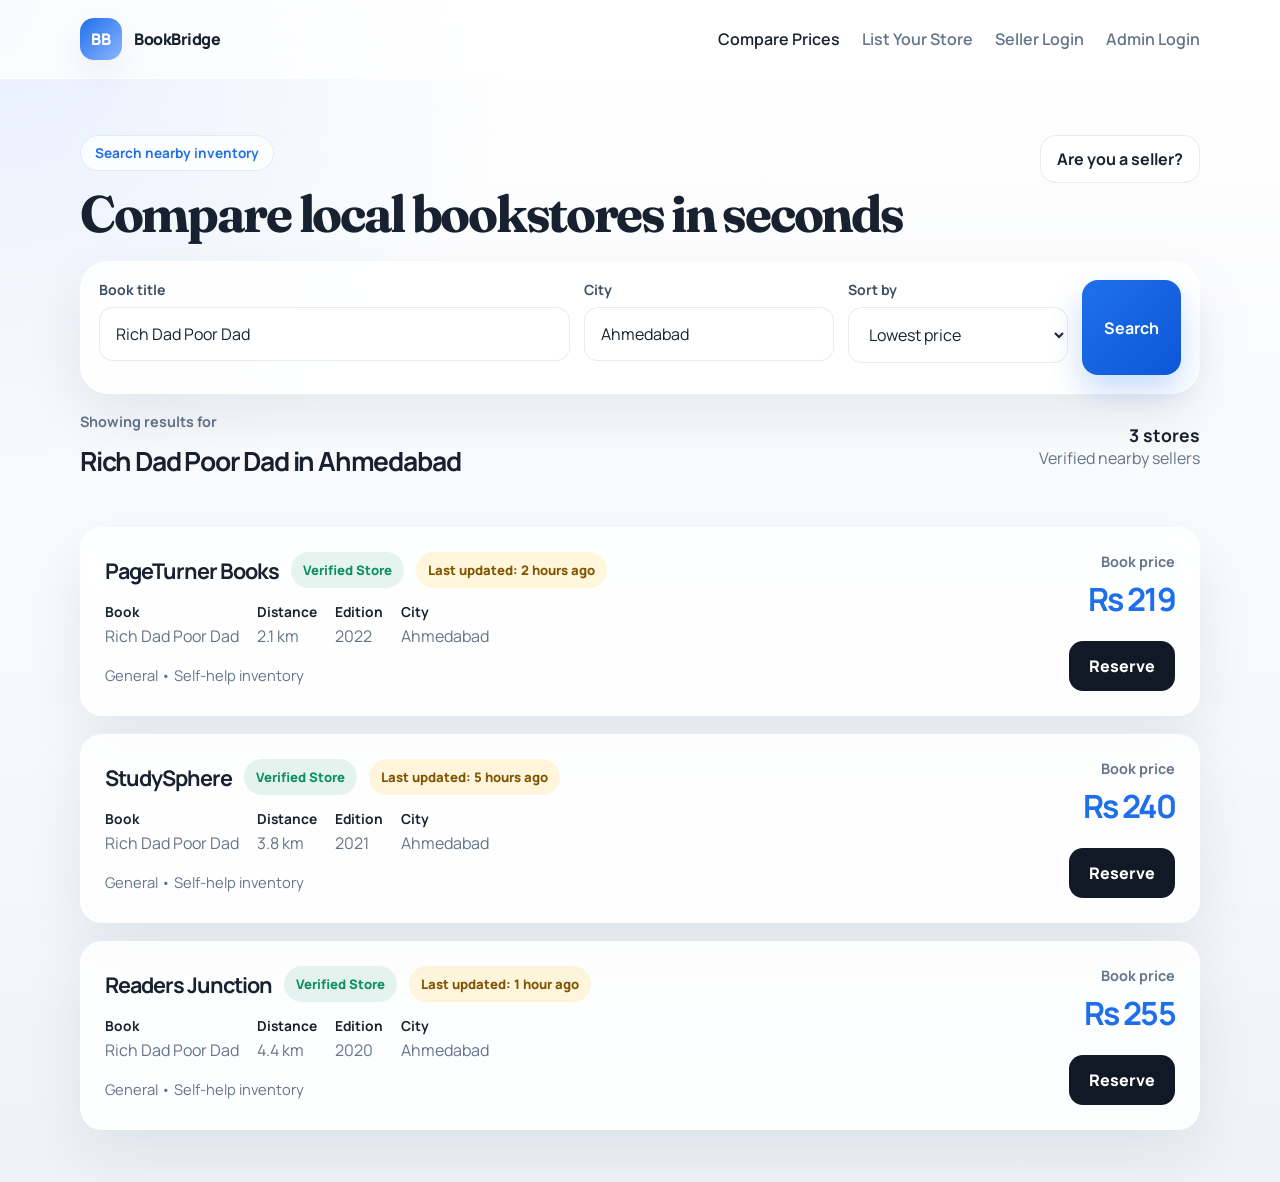
<file: results.html>
<!DOCTYPE html>
<html lang="en">
  <head>
    <meta charset="UTF-8" />
    <meta name="viewport" content="width=device-width, initial-scale=1.0" />
    <title>Compare Book Prices | BookBridge</title>
    <meta
      name="description"
      content="Compare book prices from nearby offline stores and reserve the best option instantly."
    />
    <link rel="preconnect" href="https://fonts.googleapis.com" />
    <link rel="preconnect" href="https://fonts.gstatic.com" crossorigin />
    <link
      href="https://fonts.googleapis.com/css2?family=Fraunces:wght@600;700&family=Manrope:wght@400;500;600;700;800&display=swap"
      rel="stylesheet"
    />
    <link rel="stylesheet" href="styles.css" />
    <script src="script.js" defer></script>
  </head>
  <body data-page="results">
    <div class="page-shell">
      <header class="site-header">
        <div class="container nav-bar">
          <a class="brand" href="index.html">
            <span class="brand-mark">BB</span>
            <span>BookBridge</span>
          </a>

          <button class="nav-toggle" type="button" aria-expanded="false" aria-label="Toggle navigation">
            <span></span>
            <span></span>
            <span></span>
          </button>

          <nav class="site-nav">
            <a class="is-current" href="results.html">Compare Prices</a>
            <a href="list-store.html">List Your Store</a>
            <a href="seller-login.html" data-seller-nav-link>Seller Login</a>
            <a href="admin.html" data-admin-nav-link>Admin Login</a>
          </nav>
        </div>
      </header>

      <main class="results-main">
        <section class="results-hero">
          <div class="container">
            <div class="results-topbar">
              <div>
                <span class="eyebrow">Search nearby inventory</span>
                <h1>Compare local bookstores in seconds</h1>
              </div>
              <a class="secondary-link" href="list-store.html">Are you a seller?</a>
            </div>

            <form class="results-searchbar" id="resultsSearchForm">
              <label class="search-field search-field-large">
                <span class="field-label">Book title</span>
                <input
                  type="text"
                  id="resultsBookInput"
                  name="book"
                  placeholder="Search title"
                  required
                />
              </label>

              <label class="search-field">
                <span class="field-label">City</span>
                <input
                  type="text"
                  id="resultsCityInput"
                  name="city"
                  placeholder="Ahmedabad"
                  required
                />
              </label>

              <label class="search-field">
                <span class="field-label">Sort by</span>
                <select id="sortSelect" name="sort">
                  <option value="price">Lowest price</option>
                  <option value="distance">Nearest distance</option>
                </select>
              </label>

              <button class="primary-button" type="submit">Search</button>
            </form>

            <div class="results-summary">
              <div>
                <p class="summary-label">Showing results for</p>
                <h2 id="resultsTitle">Rich Dad Poor Dad in Ahmedabad</h2>
              </div>
              <div class="summary-stat">
                <strong id="resultsCount">0 stores</strong>
                <span>Verified nearby sellers</span>
              </div>
            </div>
          </div>
        </section>

        <section class="results-section">
          <div class="container">
            <div class="results-grid" id="resultsGrid"></div>

            <div class="empty-state" id="emptyState" hidden>
              <h3>No matching stores found</h3>
              <p>Try another title or city, or add a new store listing from the seller page.</p>
              <a class="primary-button" href="list-store.html">List Your Store</a>
            </div>
          </div>
        </section>
      </main>
    </div>

    <div class="modal-backdrop" id="reservationModal" hidden>
      <div class="modal-card">
        <button class="modal-close" type="button" id="closeReservationModal" aria-label="Close">
          ×
        </button>
        <p class="eyebrow">Reserve this book</p>
        <h2 id="reservationTitle">Reserve book</h2>
        <p class="modal-subtext" id="reservationStoreText"></p>

        <div class="success-banner" id="reservationSuccess" hidden>
          Book reserved. Please visit the store.
        </div>

        <form id="reservationForm">
          <input type="hidden" id="reservationListingId" />

          <label class="search-field">
            <span class="field-label">Your name</span>
            <input type="text" id="reservationName" required placeholder="Enter your name" />
          </label>

          <label class="search-field">
            <span class="field-label">Phone number</span>
            <input
              type="tel"
              id="reservationPhone"
              required
              placeholder="Enter phone number"
              pattern="[0-9]{10}"
            />
          </label>

          <button class="primary-button full-width" type="submit">Confirm Reservation</button>
        </form>
      </div>
    </div>
  </body>
</html>
</file>
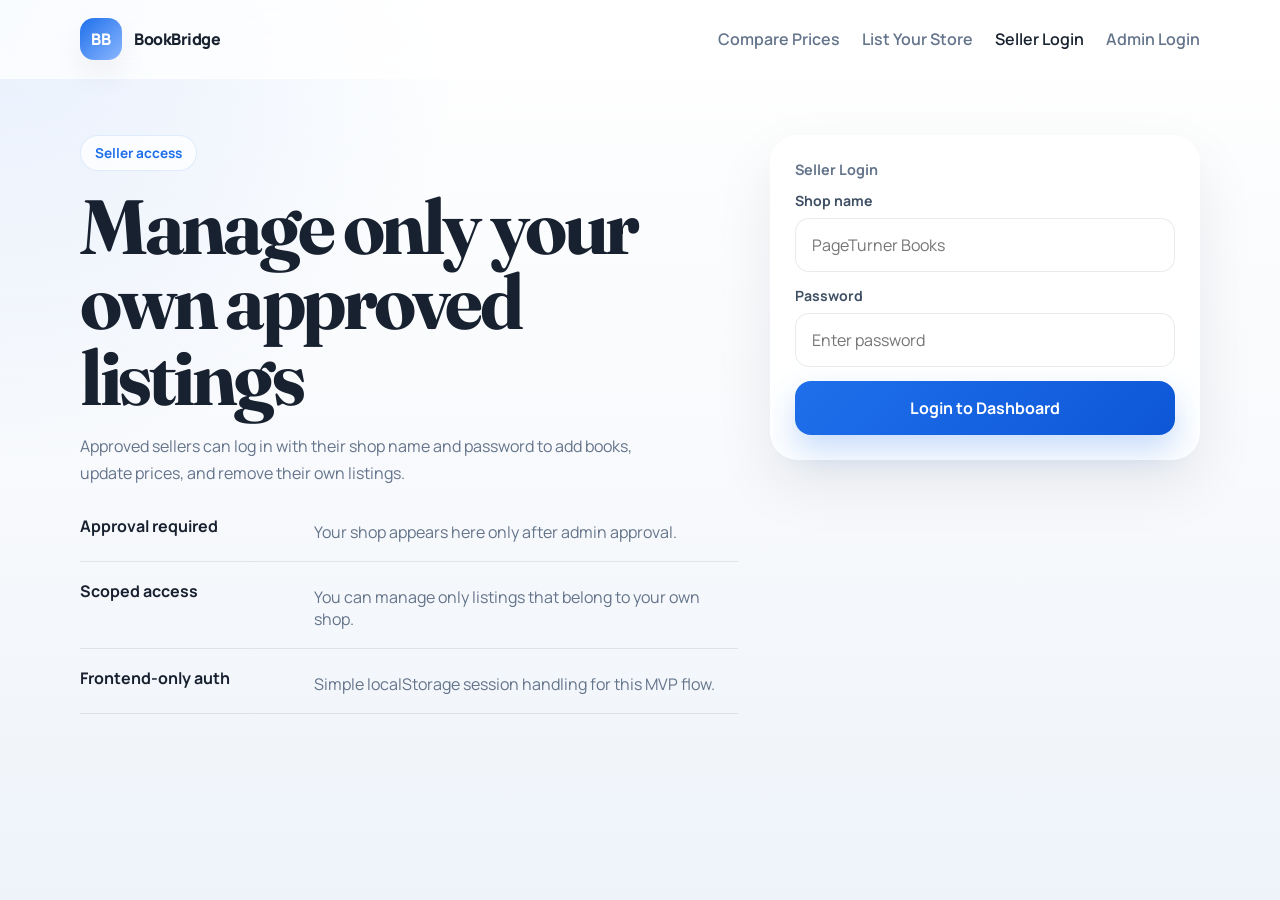
<file: seller-dashboard.html>
<!DOCTYPE html>
<html lang="en">
  <head>
    <meta charset="UTF-8" />
    <meta name="viewport" content="width=device-width, initial-scale=1.0" />
    <title>Seller Dashboard | BookBridge</title>
    <meta
      name="description"
      content="Seller dashboard for managing your approved BookBridge listings."
    />
    <link rel="preconnect" href="https://fonts.googleapis.com" />
    <link rel="preconnect" href="https://fonts.gstatic.com" crossorigin />
    <link
      href="https://fonts.googleapis.com/css2?family=Fraunces:wght@600;700&family=Manrope:wght@400;500;600;700;800&display=swap"
      rel="stylesheet"
    />
    <link rel="stylesheet" href="styles.css" />
    <script src="script.js" defer></script>
  </head>
  <body data-page="seller-dashboard">
    <div class="page-shell">
      <header class="site-header">
        <div class="container nav-bar">
          <a class="brand" href="index.html">
            <span class="brand-mark">BB</span>
            <span>BookBridge</span>
          </a>

          <button class="nav-toggle" type="button" aria-expanded="false" aria-label="Toggle navigation">
            <span></span>
            <span></span>
            <span></span>
          </button>

          <nav class="site-nav">
            <a href="results.html">Compare Prices</a>
            <a href="list-store.html">List Your Store</a>
            <a class="is-current" href="seller-dashboard.html" data-seller-nav-link>Seller Dashboard</a>
            <a href="admin.html" data-admin-nav-link>Admin Login</a>
          </nav>
        </div>
      </header>

      <main class="seller-main">
        <section class="seller-hero">
          <div class="container admin-panel-wrap">
            <div class="admin-panel-header">
              <div>
                <span class="eyebrow">Seller dashboard</span>
                <h1 id="sellerDashboardTitle">Your Listings</h1>
                <p class="hero-text admin-panel-text">
                  Manage your own books, update prices, and publish fresh titles for your shop.
                </p>
              </div>
              <div class="admin-panel-actions">
                <span class="summary-stat" id="sellerDashboardCount">0 books</span>
                <button class="secondary-link" type="button" id="sellerAddBookButton">Add New Book</button>
                <button class="secondary-link" type="button" id="sellerLogoutButton">Logout</button>
              </div>
            </div>

            <div class="results-grid" id="sellerListingsGrid"></div>
          </div>
        </section>
      </main>
    </div>

    <div class="modal-backdrop" id="sellerAddModal" hidden>
      <div class="modal-card">
        <button class="modal-close" type="button" id="closeSellerAddModal" aria-label="Close">
          ×
        </button>
        <p class="eyebrow">Add new book</p>
        <h2>Add a book for your store</h2>

        <div class="success-banner" id="sellerAddError" hidden></div>

        <form id="sellerAddForm">
          <label class="search-field">
            <span class="field-label">Book name</span>
            <input type="text" id="sellerAddBookName" required placeholder="Enter book name" />
          </label>

          <label class="search-field">
            <span class="field-label">Price</span>
            <input type="number" id="sellerAddPrice" min="1" required placeholder="Enter price" />
          </label>

          <button class="primary-button full-width" type="submit">Add Book</button>
        </form>
      </div>
    </div>

    <div class="modal-backdrop" id="sellerEditModal" hidden>
      <div class="modal-card">
        <button class="modal-close" type="button" id="closeSellerEditModal" aria-label="Close">
          ×
        </button>
        <p class="eyebrow">Edit price</p>
        <h2>Update listing price</h2>

        <div class="success-banner" id="sellerEditError" hidden></div>

        <form id="sellerEditForm">
          <input type="hidden" id="sellerEditListingId" />

          <label class="search-field">
            <span class="field-label">Price</span>
            <input type="number" id="sellerEditPrice" min="1" required placeholder="Enter updated price" />
          </label>

          <button class="primary-button full-width" type="submit">Save Price</button>
        </form>
      </div>
    </div>
  </body>
</html>
</file>
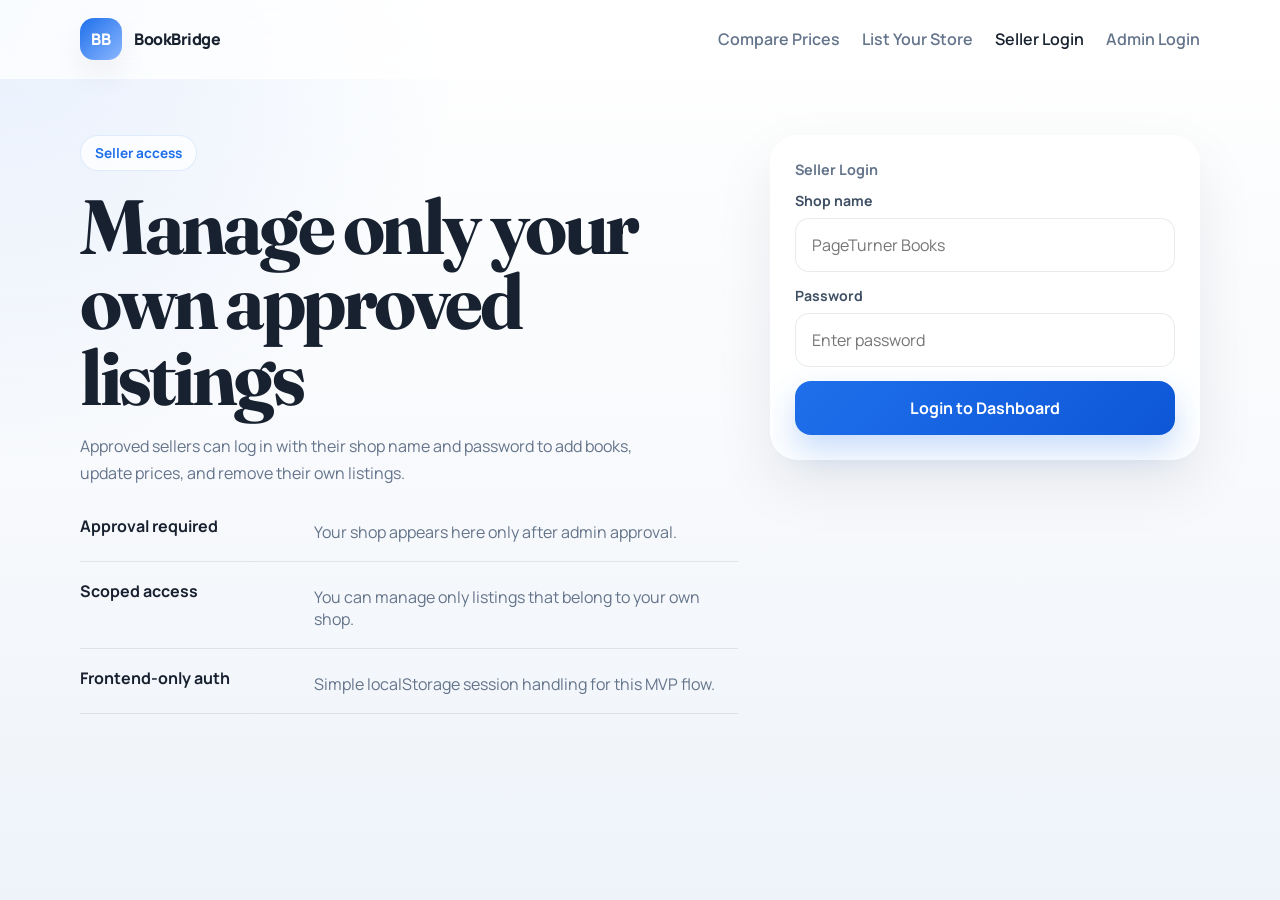
<file: seller-login.html>
<!DOCTYPE html>
<html lang="en">
  <head>
    <meta charset="UTF-8" />
    <meta name="viewport" content="width=device-width, initial-scale=1.0" />
    <title>Seller Login | BookBridge</title>
    <meta
      name="description"
      content="Approved sellers can log in to manage their BookBridge listings."
    />
    <link rel="preconnect" href="https://fonts.googleapis.com" />
    <link rel="preconnect" href="https://fonts.gstatic.com" crossorigin />
    <link
      href="https://fonts.googleapis.com/css2?family=Fraunces:wght@600;700&family=Manrope:wght@400;500;600;700;800&display=swap"
      rel="stylesheet"
    />
    <link rel="stylesheet" href="styles.css" />
    <script src="script.js" defer></script>
  </head>
  <body data-page="seller-login">
    <div class="page-shell">
      <header class="site-header">
        <div class="container nav-bar">
          <a class="brand" href="index.html">
            <span class="brand-mark">BB</span>
            <span>BookBridge</span>
          </a>

          <button class="nav-toggle" type="button" aria-expanded="false" aria-label="Toggle navigation">
            <span></span>
            <span></span>
            <span></span>
          </button>

          <nav class="site-nav">
            <a href="results.html">Compare Prices</a>
            <a href="list-store.html">List Your Store</a>
            <a class="is-current" href="seller-login.html" data-seller-nav-link>Seller Login</a>
            <a href="admin.html" data-admin-nav-link>Admin Login</a>
          </nav>
        </div>
      </header>

      <main class="seller-main">
        <section class="seller-hero">
          <div class="container admin-layout">
            <div class="seller-copy">
              <span class="eyebrow">Seller access</span>
              <h1>Manage only your own approved listings</h1>
              <p>
                Approved sellers can log in with their shop name and password to
                add books, update prices, and remove their own listings.
              </p>

              <div class="seller-points">
                <article>
                  <strong>Approval required</strong>
                  <span>Your shop appears here only after admin approval.</span>
                </article>
                <article>
                  <strong>Scoped access</strong>
                  <span>You can manage only listings that belong to your own shop.</span>
                </article>
                <article>
                  <strong>Frontend-only auth</strong>
                  <span>Simple localStorage session handling for this MVP flow.</span>
                </article>
              </div>
            </div>

            <div class="seller-card admin-auth-card">
              <p class="hero-card-label">Seller Login</p>
              <div class="success-banner" id="sellerLoginError" hidden></div>

              <form id="sellerLoginForm">
                <label class="search-field">
                  <span class="field-label">Shop name</span>
                  <input type="text" id="sellerLoginShopName" required placeholder="PageTurner Books" />
                </label>

                <label class="search-field">
                  <span class="field-label">Password</span>
                  <input type="password" id="sellerLoginPassword" required placeholder="Enter password" />
                </label>

                <button class="primary-button full-width" type="submit">Login to Dashboard</button>
              </form>
            </div>
          </div>
        </section>
      </main>
    </div>
  </body>
</html>
</file>
<file: styles.css>
:root {
  --bg: #f6f8fb;
  --surface: rgba(255, 255, 255, 0.86);
  --surface-strong: #ffffff;
  --text: #18212f;
  --muted: #64748b;
  --line: rgba(24, 33, 47, 0.09);
  --line-strong: rgba(24, 33, 47, 0.16);
  --brand: #1f6feb;
  --brand-soft: #eaf2ff;
  --success: #0c8f63;
  --shadow-lg: 0 24px 60px rgba(16, 24, 40, 0.08);
  --shadow-md: 0 14px 32px rgba(16, 24, 40, 0.06);
  --radius-xl: 28px;
  --radius-lg: 22px;
  --radius-md: 16px;
  --container: min(1120px, calc(100% - 32px));
}

* {
  box-sizing: border-box;
}

html {
  scroll-behavior: smooth;
}

body {
  margin: 0;
  min-height: 100vh;
  overflow-x: hidden;
  color: var(--text);
  background:
    radial-gradient(circle at top left, rgba(31, 111, 235, 0.1), transparent 30%),
    linear-gradient(180deg, #ffffff 0%, #f7f9fc 56%, #eef3f9 100%);
  font-family: "Manrope", "Segoe UI", sans-serif;
}

a {
  color: inherit;
  text-decoration: none;
}

button,
input,
select,
textarea {
  font: inherit;
}

button {
  border: 0;
  cursor: pointer;
}

input,
select,
textarea {
  width: 100%;
  border: 1px solid var(--line);
  border-radius: 14px;
  padding: 15px 16px;
  color: var(--text);
  background: #ffffff;
  outline: none;
  transition: border-color 160ms ease, box-shadow 160ms ease;
}

input:focus,
select:focus,
textarea:focus {
  border-color: rgba(31, 111, 235, 0.55);
  box-shadow: 0 0 0 4px rgba(31, 111, 235, 0.12);
}

img,
svg,
video,
canvas {
  display: block;
  max-width: 100%;
  height: auto;
}

.page-shell {
  min-height: 100vh;
}

.container {
  width: var(--container);
  margin: 0 auto;
}

.site-header {
  position: sticky;
  top: 0;
  z-index: 20;
  backdrop-filter: blur(18px);
  background: rgba(255, 255, 255, 0.74);
  border-bottom: 1px solid rgba(255, 255, 255, 0.5);
}

.nav-bar {
  display: flex;
  align-items: center;
  justify-content: space-between;
  flex-wrap: wrap;
  gap: 18px;
  min-height: 78px;
}

.brand {
  display: inline-flex;
  align-items: center;
  gap: 12px;
  font-weight: 800;
  letter-spacing: -0.03em;
}

.brand-mark {
  width: 42px;
  height: 42px;
  display: grid;
  place-items: center;
  border-radius: 14px;
  background: linear-gradient(135deg, #1f6feb, #8bb7ff);
  color: #ffffff;
  box-shadow: var(--shadow-md);
}

.site-nav {
  display: flex;
  align-items: center;
  flex-wrap: wrap;
  gap: 22px;
  color: var(--muted);
  font-weight: 600;
}

.site-nav a {
  transition: color 160ms ease;
}

.nav-toggle {
  display: none;
  align-items: center;
  justify-content: center;
  flex-direction: column;
  gap: 5px;
  width: 46px;
  height: 46px;
  padding: 0;
  border-radius: 14px;
  background: rgba(255, 255, 255, 0.84);
  border: 1px solid var(--line);
  box-shadow: var(--shadow-md);
}

.nav-toggle span {
  width: 18px;
  height: 2px;
  border-radius: 999px;
  background: var(--text);
  transition: transform 160ms ease, opacity 160ms ease;
}

.site-header.nav-open .nav-toggle span:nth-child(1) {
  transform: translateY(7px) rotate(45deg);
}

.site-header.nav-open .nav-toggle span:nth-child(2) {
  opacity: 0;
}

.site-header.nav-open .nav-toggle span:nth-child(3) {
  transform: translateY(-7px) rotate(-45deg);
}

.site-nav a:hover,
.site-nav .is-current {
  color: var(--text);
}

.hero-section,
.results-hero,
.seller-hero {
  padding: 56px 0 40px;
}

.hero-grid,
.seller-layout {
  display: grid;
  grid-template-columns: minmax(0, 1.2fr) minmax(320px, 420px);
  gap: 32px;
  align-items: center;
  position: relative;
}

.hero-copy,
.seller-copy {
  position: relative;
  z-index: 1;
}

.hero-gradient {
  position: absolute;
  inset: 90px auto auto 50%;
  width: min(900px, 80vw);
  height: 420px;
  transform: translateX(-50%);
  background: radial-gradient(circle, rgba(31, 111, 235, 0.14), transparent 66%);
  pointer-events: none;
  filter: blur(10px);
}

.eyebrow {
  display: inline-flex;
  padding: 8px 14px;
  border-radius: 999px;
  background: rgba(255, 255, 255, 0.75);
  border: 1px solid rgba(31, 111, 235, 0.12);
  color: var(--brand);
  font-size: 0.85rem;
  font-weight: 700;
}

h1,
h2,
h3 {
  margin: 0;
  letter-spacing: -0.045em;
  overflow-wrap: anywhere;
}

h1 {
  margin-top: 18px;
  font-family: "Fraunces", Georgia, serif;
  font-size: clamp(2.7rem, 6vw, 4.9rem);
  line-height: 0.98;
}

.hero-text,
.seller-copy p,
.results-topbar p,
.modal-subtext {
  color: var(--muted);
  line-height: 1.7;
}

.hero-text {
  max-width: 640px;
  margin: 18px 0 26px;
  font-size: 1.08rem;
}

.search-panel,
.results-searchbar,
.seller-card,
.hero-card,
.trust-card,
.listing-card,
.modal-card {
  background: var(--surface);
  border: 1px solid rgba(255, 255, 255, 0.74);
  box-shadow: var(--shadow-lg);
  backdrop-filter: blur(16px);
}

.search-panel {
  padding: 18px;
  border-radius: var(--radius-xl);
  max-width: 720px;
}

.search-row,
.results-searchbar {
  display: grid;
  grid-template-columns: minmax(0, 1fr) auto;
  gap: 14px;
}

.hero-grid > *,
.seller-layout > *,
.admin-layout > *,
.listing-card > *,
.search-row > *,
.results-searchbar > * {
  min-width: 0;
}

.search-field {
  display: flex;
  flex-direction: column;
  gap: 8px;
}

.search-field-large {
  margin-bottom: 14px;
}

.field-label {
  font-size: 0.88rem;
  font-weight: 700;
  color: #3f4f64;
}

.primary-button,
.secondary-link,
.danger-button {
  display: inline-flex;
  align-items: center;
  justify-content: center;
  min-height: 54px;
  padding: 0 22px;
  border-radius: 16px;
  font-weight: 700;
  transition: transform 160ms ease, box-shadow 160ms ease, background 160ms ease;
}

.primary-button {
  color: #ffffff;
  background: linear-gradient(135deg, #1f6feb, #0d57d7);
  box-shadow: 0 16px 32px rgba(31, 111, 235, 0.24);
}

.primary-button:hover,
.reserve-button:hover,
.category-pill:hover {
  transform: translateY(-1px);
}

.secondary-link {
  min-height: auto;
  padding: 12px 16px;
  color: var(--text);
  background: rgba(255, 255, 255, 0.76);
  border: 1px solid var(--line);
}

.danger-button {
  color: #ffffff;
  background: #d64343;
  box-shadow: 0 12px 24px rgba(214, 67, 67, 0.18);
}

.category-strip {
  display: flex;
  gap: 12px;
  flex-wrap: wrap;
  margin-top: 22px;
}

.category-pill {
  display: inline-flex;
  flex-direction: column;
  gap: 5px;
  padding: 14px 18px;
  border-radius: 18px;
  background: rgba(255, 255, 255, 0.7);
  border: 1px solid var(--line);
  color: var(--text);
  font-weight: 700;
  text-align: left;
}

.category-pill span {
  color: var(--muted);
  font-size: 0.84rem;
  font-weight: 600;
}

.category-pill.is-active {
  border-color: rgba(31, 111, 235, 0.28);
  background: #ffffff;
  box-shadow: 0 12px 24px rgba(31, 111, 235, 0.08);
}

.hero-card,
.seller-card {
  padding: 24px;
  border-radius: var(--radius-xl);
}

.hero-card-label,
.summary-label {
  margin: 0 0 12px;
  color: var(--muted);
  font-size: 0.9rem;
  font-weight: 700;
}

.hero-card-book {
  display: flex;
  justify-content: space-between;
  gap: 18px;
  align-items: flex-start;
  padding-bottom: 22px;
  border-bottom: 1px solid var(--line);
}

.hero-card-book h2,
.results-summary h2,
.modal-card h2 {
  font-size: clamp(1.65rem, 2vw, 2.25rem);
}

.hero-card-book p,
.hero-price span,
.results-summary span,
.listing-meta,
.listing-footer,
.seller-points span {
  margin: 6px 0 0;
  color: var(--muted);
}

.hero-price {
  text-align: right;
}

.hero-price strong {
  display: block;
  font-size: 1.4rem;
  letter-spacing: -0.04em;
}

.hero-store-list {
  display: grid;
  gap: 12px;
  margin-top: 20px;
}

.hero-store-list article,
.seller-points article {
  display: flex;
  align-items: center;
  justify-content: space-between;
  gap: 12px;
}

.hero-store-list h3 {
  font-size: 1rem;
}

.hero-store-list p {
  margin: 4px 0 0;
  color: var(--muted);
}

.trust-section,
.results-section {
  padding: 8px 0 52px;
}

.trust-grid {
  display: grid;
  grid-template-columns: repeat(3, minmax(0, 1fr));
  gap: 18px;
}

.trust-card {
  padding: 24px;
  border-radius: var(--radius-lg);
}

.trust-card p {
  margin: 10px 0 0;
  color: var(--muted);
  line-height: 1.7;
}

.hero-actions {
  display: flex;
  flex-wrap: wrap;
  gap: 12px;
  margin-top: 18px;
}

.hero-stats {
  display: grid;
  grid-template-columns: repeat(3, minmax(0, 1fr));
  gap: 14px;
  margin-top: 22px;
}

.hero-stats article,
.hero-highlight-panel article,
.audience-metrics article {
  padding: 16px 18px;
  border-radius: 18px;
  background: rgba(255, 255, 255, 0.64);
  border: 1px solid rgba(24, 33, 47, 0.08);
}

.hero-stats strong,
.hero-highlight-panel strong,
.audience-metrics strong {
  display: block;
  font-size: 1.35rem;
  letter-spacing: -0.04em;
}

.hero-stats span,
.hero-highlight-panel span,
.audience-metrics span,
.section-heading p,
.insight-card p,
.process-card p,
.audience-copy p,
.testimonial-card p,
.faq-card p,
.cta-banner p,
.footer-copy {
  color: var(--muted);
  line-height: 1.7;
}

.hero-highlight-panel {
  display: grid;
  gap: 12px;
  margin-top: 18px;
  padding-top: 18px;
  border-top: 1px solid var(--line);
}

.insight-section,
.process-section,
.audience-section,
.testimonial-section,
.faq-section,
.cta-section {
  padding: 18px 0 52px;
}

.section-heading {
  display: flex;
  justify-content: space-between;
  gap: 24px;
  align-items: end;
  margin-bottom: 24px;
}

.section-heading h2,
.cta-banner h2,
.audience-copy h2 {
  margin-top: 14px;
  font-size: clamp(2rem, 4vw, 3.2rem);
  line-height: 1.02;
}

.section-heading p {
  max-width: 520px;
  margin: 0;
}

.section-heading-compact {
  align-items: start;
}

.insight-grid,
.testimonial-grid {
  display: grid;
  grid-template-columns: repeat(3, minmax(0, 1fr));
  gap: 18px;
}

.insight-card,
.process-card,
.testimonial-card,
.faq-card,
.audience-panel,
.cta-banner {
  background: var(--surface);
  border: 1px solid rgba(255, 255, 255, 0.74);
  box-shadow: var(--shadow-lg);
  backdrop-filter: blur(16px);
}

.insight-card,
.testimonial-card,
.faq-card {
  display: block;
  padding: 24px;
  border-radius: var(--radius-lg);
  transition: transform 160ms ease, box-shadow 160ms ease, border-color 160ms ease;
}

.insight-card:hover,
.testimonial-card:hover,
.faq-card:hover {
  transform: translateY(-2px);
  border-color: rgba(31, 111, 235, 0.2);
  box-shadow: 0 20px 40px rgba(16, 24, 40, 0.08);
}

.insight-tag,
.process-number {
  display: inline-flex;
  align-items: center;
  justify-content: center;
  min-width: 54px;
  min-height: 34px;
  padding: 0 12px;
  border-radius: 999px;
  background: var(--brand-soft);
  color: var(--brand);
  font-size: 0.82rem;
  font-weight: 800;
}

.insight-card h3,
.process-card h3,
.faq-card h3,
.audience-panel h3,
.testimonial-card strong {
  margin-top: 14px;
  font-size: 1.35rem;
}

.insight-card strong {
  display: inline-block;
  margin-top: 18px;
  color: var(--brand);
  font-weight: 800;
}

.process-grid,
.faq-grid {
  display: grid;
  gap: 24px;
}

.process-steps {
  display: grid;
  grid-template-columns: repeat(3, minmax(0, 1fr));
  gap: 18px;
}

.process-card {
  padding: 24px;
  border-radius: var(--radius-lg);
}

.audience-grid {
  display: grid;
  grid-template-columns: minmax(0, 1.15fr) minmax(320px, 0.85fr);
  gap: 28px;
  align-items: start;
}

.audience-copy p {
  max-width: 620px;
  margin: 18px 0 0;
}

.audience-points {
  display: grid;
  gap: 16px;
  margin-top: 28px;
}

.audience-points article {
  display: grid;
  gap: 6px;
  padding-bottom: 16px;
  border-bottom: 1px solid var(--line);
}

.audience-panel {
  padding: 24px;
  border-radius: var(--radius-xl);
}

.audience-panel-top p {
  margin-bottom: 14px;
}

.audience-metrics {
  display: grid;
  gap: 12px;
  margin: 22px 0 24px;
}

.testimonial-card p {
  margin: 0 0 18px;
  font-size: 1.02rem;
}

.faq-list {
  display: grid;
  grid-template-columns: repeat(3, minmax(0, 1fr));
  gap: 18px;
}

.faq-card p {
  margin: 12px 0 0;
}

.cta-banner {
  display: flex;
  justify-content: space-between;
  gap: 24px;
  align-items: center;
  padding: 28px;
  border-radius: var(--radius-xl);
}

.cta-actions,
.footer-links {
  display: flex;
  flex-wrap: wrap;
  gap: 12px;
}

.site-footer {
  padding: 12px 0 48px;
}

.footer-grid {
  display: flex;
  justify-content: space-between;
  gap: 24px;
  align-items: start;
  padding-top: 22px;
  border-top: 1px solid rgba(24, 33, 47, 0.08);
}

.footer-brand {
  margin-bottom: 12px;
}

.footer-copy {
  max-width: 420px;
  margin: 0;
}

.footer-links {
  justify-content: flex-end;
}

.footer-links a {
  color: var(--muted);
  font-weight: 700;
}

.results-topbar {
  display: flex;
  justify-content: space-between;
  gap: 18px;
  align-items: flex-start;
  margin-bottom: 22px;
}

.results-topbar h1 {
  font-size: clamp(2rem, 4vw, 3.6rem);
}

.results-searchbar {
  grid-template-columns: minmax(0, 1.5fr) minmax(180px, 0.8fr) minmax(160px, 0.7fr) auto;
  padding: 18px;
  border-radius: var(--radius-xl);
}

.results-summary {
  display: flex;
  justify-content: space-between;
  align-items: center;
  gap: 18px;
  margin-top: 18px;
}

.summary-stat {
  text-align: right;
}

.summary-stat strong {
  display: block;
  font-size: 1.1rem;
}

.results-grid {
  display: grid;
  gap: 18px;
}

.listing-card {
  display: grid;
  grid-template-columns: minmax(0, 1.4fr) minmax(210px, 0.7fr);
  gap: 24px;
  padding: 24px;
  border-radius: var(--radius-lg);
}

.listing-header {
  display: flex;
  gap: 12px;
  align-items: center;
  flex-wrap: wrap;
}

.listing-header h3 {
  font-size: 1.35rem;
}

.verified-badge,
.update-chip {
  display: inline-flex;
  align-items: center;
  gap: 7px;
  padding: 9px 12px;
  border-radius: 999px;
  font-size: 0.82rem;
  font-weight: 800;
}

.verified-badge {
  color: var(--success);
  background: rgba(12, 143, 99, 0.1);
}

.update-chip {
  color: #815500;
  background: rgba(255, 193, 7, 0.14);
}

.listing-meta {
  display: flex;
  flex-wrap: wrap;
  gap: 14px 18px;
  margin: 14px 0 18px;
}

.listing-meta strong {
  display: block;
  margin-bottom: 4px;
  color: var(--text);
  font-size: 0.86rem;
}

.listing-price-box {
  display: flex;
  flex-direction: column;
  align-items: flex-end;
  justify-content: space-between;
  gap: 20px;
}

.listing-price {
  text-align: right;
}

.listing-price span {
  display: block;
  color: var(--muted);
  font-size: 0.9rem;
  font-weight: 700;
}

.listing-price strong {
  display: block;
  margin-top: 6px;
  font-size: 2rem;
  letter-spacing: -0.05em;
  color: var(--brand);
}

.reserve-button {
  min-height: 50px;
  padding: 0 20px;
  border-radius: 14px;
  font-weight: 800;
  color: #ffffff;
  background: #111927;
}

.listing-footer {
  font-size: 0.92rem;
}

.empty-state {
  padding: 48px 24px;
  text-align: center;
  border-radius: var(--radius-xl);
  background: rgba(255, 255, 255, 0.74);
  border: 1px solid var(--line);
}

.empty-state p {
  margin: 10px auto 20px;
  max-width: 460px;
  color: var(--muted);
}

.seller-layout {
  align-items: start;
}

.admin-layout {
  display: grid;
  grid-template-columns: minmax(0, 1.05fr) minmax(320px, 430px);
  gap: 32px;
  align-items: start;
}

.seller-copy p {
  max-width: 560px;
  margin: 18px 0 0;
}

.seller-points {
  display: grid;
  gap: 18px;
  margin-top: 28px;
}

.seller-card form,
.modal-card form {
  display: grid;
  gap: 14px;
}

.seller-points article {
  align-items: start;
  justify-content: flex-start;
  gap: 14px;
  padding: 0 0 18px;
  border-bottom: 1px solid var(--line);
}

.seller-points strong {
  min-width: 220px;
}

.modal-backdrop {
  position: fixed;
  inset: 0;
  z-index: 40;
  display: grid;
  place-items: center;
  padding: 20px;
  background: rgba(15, 23, 42, 0.45);
}

.modal-card {
  position: relative;
  width: min(100%, 460px);
  padding: 24px;
  border-radius: var(--radius-xl);
}

.modal-close {
  position: absolute;
  top: 16px;
  right: 16px;
  width: 38px;
  height: 38px;
  border-radius: 12px;
  background: rgba(15, 23, 42, 0.06);
  font-size: 1.5rem;
  line-height: 1;
}

.success-banner {
  margin: 14px 0 18px;
  padding: 14px 16px;
  border-radius: 14px;
  color: var(--success);
  background: rgba(12, 143, 99, 0.09);
  border: 1px solid rgba(12, 143, 99, 0.16);
  font-weight: 700;
}

.error-banner {
  margin: 14px 0 18px;
  padding: 14px 16px;
  border-radius: 14px;
  color: #ad3030;
  background: rgba(214, 67, 67, 0.08);
  border: 1px solid rgba(214, 67, 67, 0.18);
  font-weight: 700;
}

.admin-panel-wrap {
  margin-top: 28px;
}

.admin-panel-header {
  display: flex;
  justify-content: space-between;
  gap: 18px;
  align-items: flex-start;
  margin-bottom: 20px;
}

.admin-panel-header h2 {
  margin-top: 14px;
  font-size: clamp(1.9rem, 3vw, 2.8rem);
}

.admin-panel-text {
  margin-bottom: 0;
}

.admin-panel-actions {
  display: flex;
  align-items: center;
  gap: 14px;
}

.admin-listing-card {
  grid-template-columns: minmax(0, 1.4fr) minmax(240px, 0.8fr);
}

.admin-actions {
  align-items: stretch;
}

.admin-action-button,
.admin-actions .danger-button {
  width: 100%;
}

.admin-auth-card {
  align-self: start;
}

.full-width {
  width: 100%;
}

[hidden] {
  display: none !important;
}

@media (max-width: 1024px) {
  .hero-grid,
  .admin-layout,
  .seller-layout,
  .audience-grid {
    grid-template-columns: 1fr;
  }

  .listing-card {
    grid-template-columns: 1fr;
  }

  .trust-grid,
  .insight-grid,
  .testimonial-grid,
  .faq-list,
  .process-steps {
    grid-template-columns: repeat(2, minmax(0, 1fr));
  }

  .results-searchbar {
    grid-template-columns: repeat(2, minmax(0, 1fr));
  }

  .listing-price-box {
    align-items: flex-start;
  }

  .listing-price {
    text-align: left;
  }

  .results-summary,
  .results-topbar,
  .admin-panel-header,
  .hero-card-book,
  .section-heading,
  .cta-banner,
  .footer-grid {
    flex-direction: column;
    align-items: flex-start;
  }

  .summary-stat,
  .hero-price {
    text-align: left;
  }

  .admin-panel-actions {
    flex-wrap: wrap;
  }

  .footer-links {
    justify-content: flex-start;
  }
}

@media (max-width: 768px) {
  .nav-bar {
    align-items: center;
    min-height: auto;
    padding: 16px 0;
  }

  .nav-toggle {
    display: inline-flex;
    margin-left: auto;
  }

  .site-nav {
    display: none;
    width: 100%;
    flex-direction: column;
    align-items: stretch;
    gap: 10px;
    padding-top: 14px;
  }

  .site-header.nav-open .site-nav {
    display: flex;
  }

  .site-nav a {
    width: 100%;
    padding: 12px 14px;
    border-radius: 14px;
    border: 1px solid var(--line);
    background: rgba(255, 255, 255, 0.94);
  }

  .search-row,
  .results-searchbar {
    grid-template-columns: 1fr;
  }

  .hero-stats,
  .trust-grid,
  .insight-grid,
  .testimonial-grid,
  .faq-list,
  .process-steps {
    grid-template-columns: 1fr;
  }

  .admin-panel-actions {
    width: 100%;
    flex-direction: column;
    align-items: stretch;
  }

  .hero-section,
  .results-hero,
  .seller-hero,
  .insight-section,
  .process-section,
  .audience-section,
  .testimonial-section,
  .faq-section,
  .cta-section {
    padding: 24px 0 40px;
  }

  h1 {
    font-size: clamp(2.2rem, 10vw, 3.2rem);
  }

  .section-heading h2,
  .cta-banner h2,
  .audience-copy h2,
  .results-topbar h1,
  .admin-panel-header h2 {
    font-size: clamp(1.85rem, 7vw, 2.4rem);
  }

  .search-panel,
  .hero-card,
  .seller-card,
  .results-searchbar,
  .listing-card,
  .trust-card,
  .modal-card,
  .insight-card,
  .process-card,
  .testimonial-card,
  .faq-card,
  .audience-panel,
  .cta-banner {
    border-radius: 22px;
  }

  .category-strip,
  .hero-actions,
  .cta-actions,
  .footer-links {
    flex-direction: column;
  }

  .category-pill,
  .hero-actions .secondary-link,
  .cta-actions > *,
  .search-row > .primary-button,
  .results-searchbar > .primary-button,
  .reserve-button,
  .admin-panel-actions > .secondary-link,
  .admin-panel-actions > button {
    width: 100%;
  }

  .hero-copy,
  .seller-copy {
    order: 0;
  }

  .summary-stat,
  .hero-price {
    width: 100%;
  }

  .modal-backdrop {
    padding: 16px;
  }
}

@media (max-width: 480px) {
  :root {
    --container: min(1120px, calc(100% - 24px));
  }

  body {
    font-size: 15px;
  }

  .brand {
    gap: 10px;
    font-size: 0.98rem;
  }

  .brand-mark {
    width: 38px;
    height: 38px;
  }

  h1 {
    font-size: clamp(1.95rem, 11vw, 2.6rem);
  }

  .hero-text,
  .seller-copy p,
  .results-topbar p,
  .modal-subtext,
  .section-heading p,
  .footer-copy {
    font-size: 0.98rem;
  }

  .search-panel,
  .hero-card,
  .seller-card,
  .results-searchbar,
  .listing-card,
  .trust-card,
  .modal-card,
  .insight-card,
  .process-card,
  .testimonial-card,
  .faq-card,
  .audience-panel,
  .cta-banner {
    padding: 18px;
    border-radius: 18px;
  }

  .hero-section,
  .results-hero,
  .seller-hero,
  .insight-section,
  .process-section,
  .audience-section,
  .testimonial-section,
  .faq-section,
  .cta-section {
    padding: 20px 0 32px;
  }

  .nav-toggle {
    width: 44px;
    height: 44px;
  }

  .site-nav a {
    padding: 11px 12px;
  }

  .hero-card-book,
  .results-summary,
  .admin-panel-header,
  .results-topbar,
  .section-heading,
  .cta-banner,
  .footer-grid {
    gap: 14px;
  }

  .listing-meta {
    gap: 12px;
  }

  .modal-backdrop {
    padding: 12px;
  }
}
</file>
